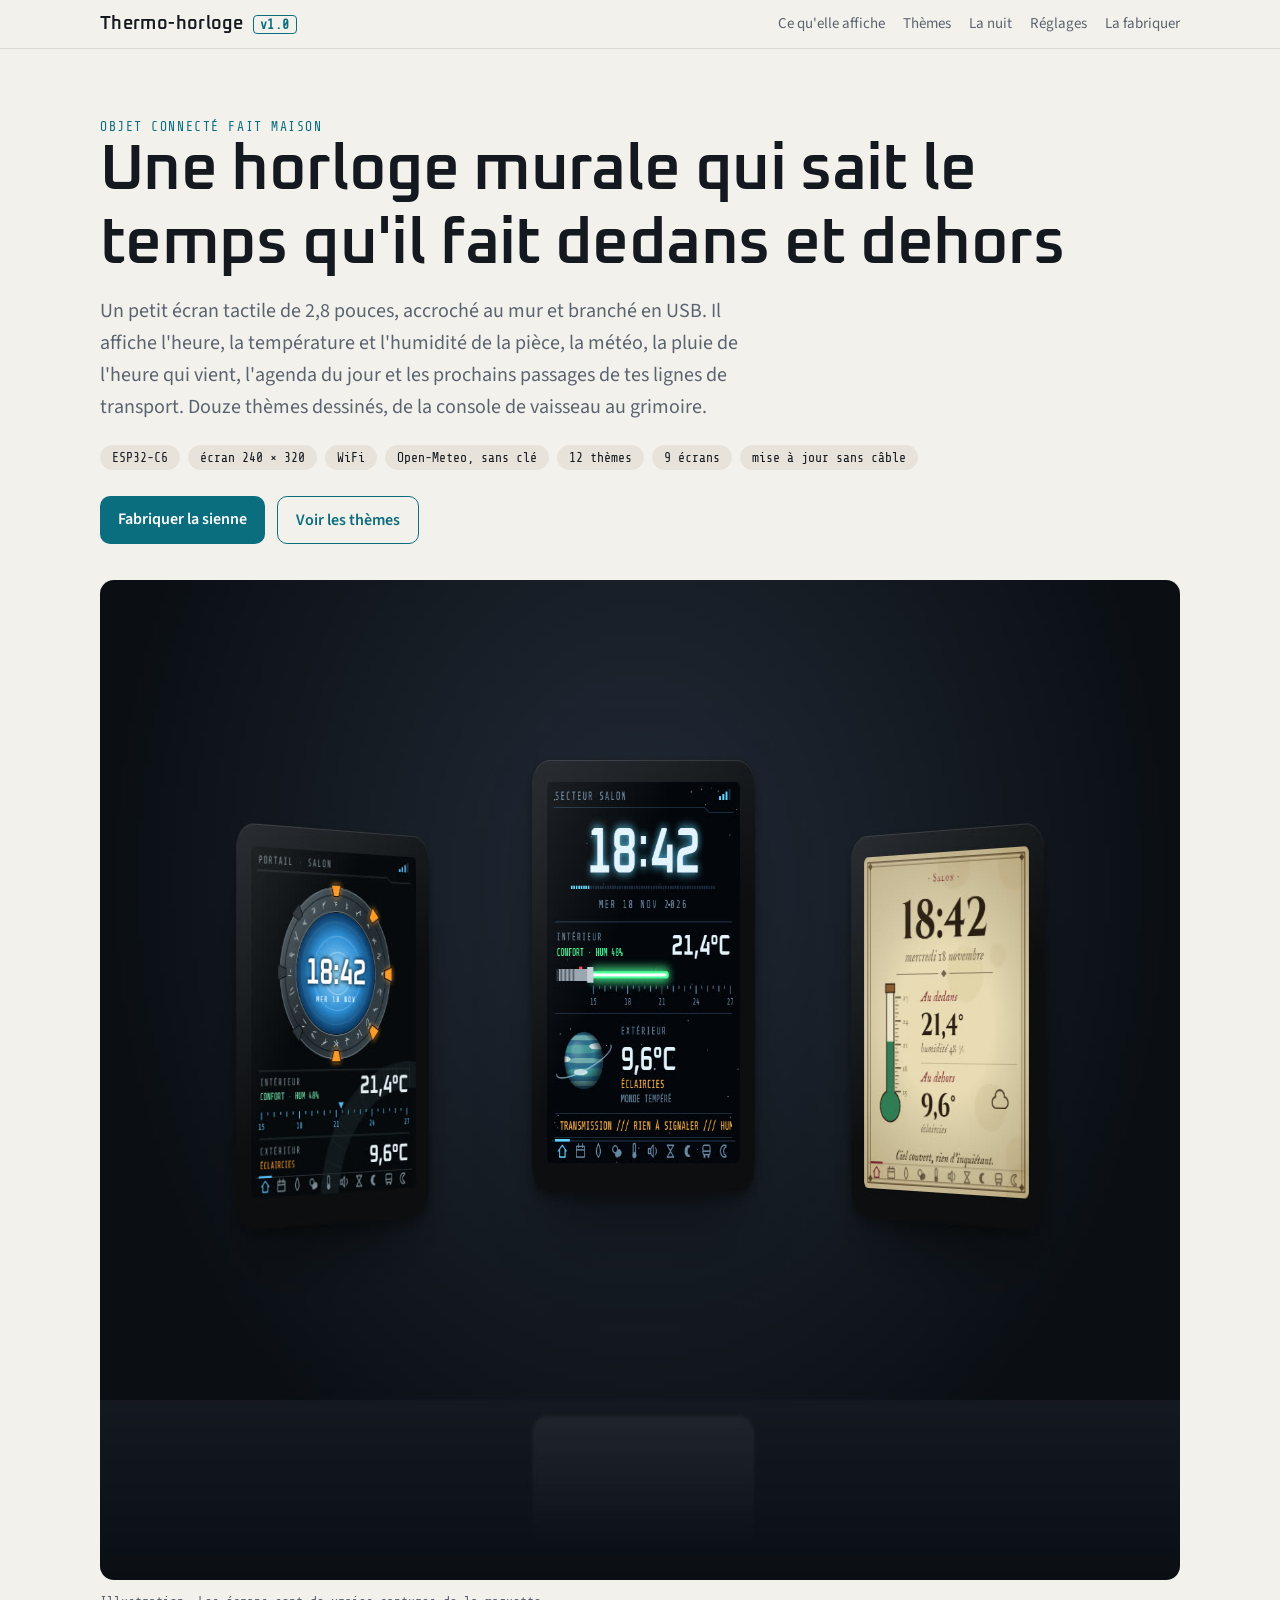
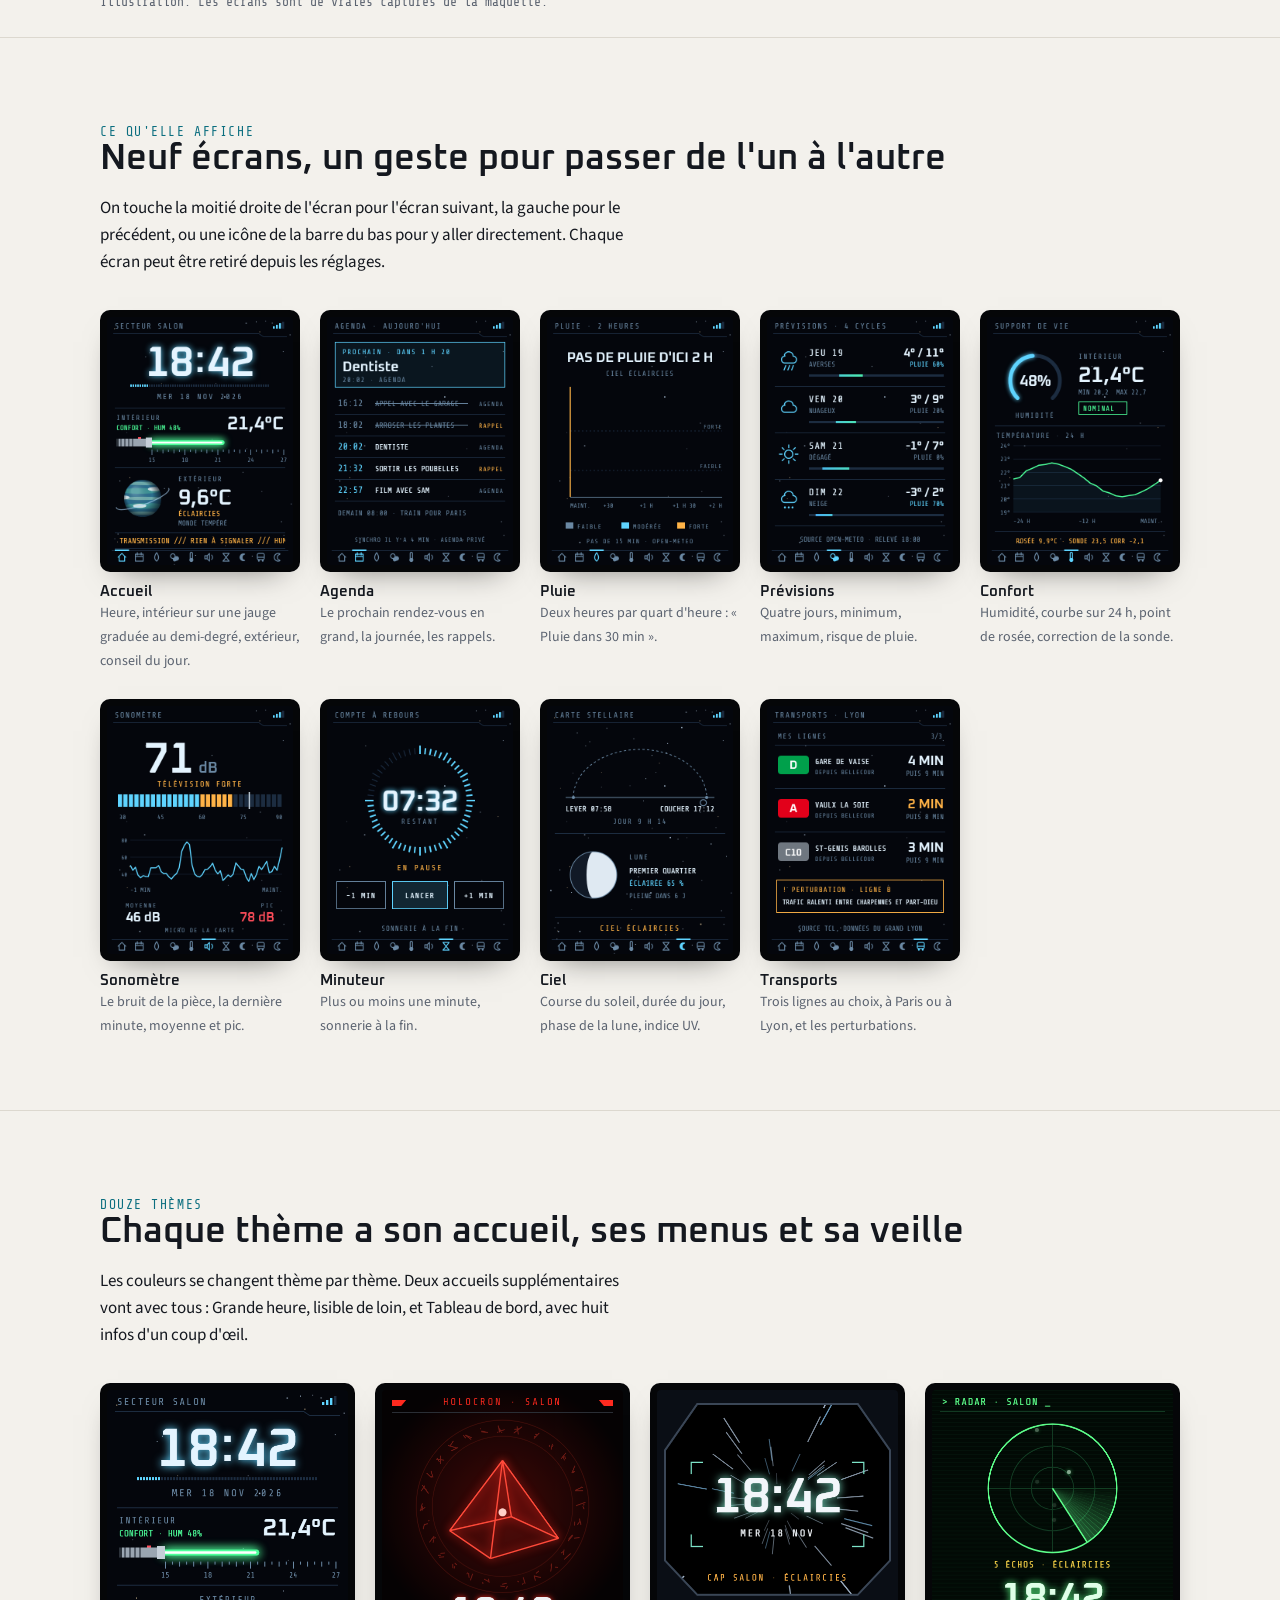
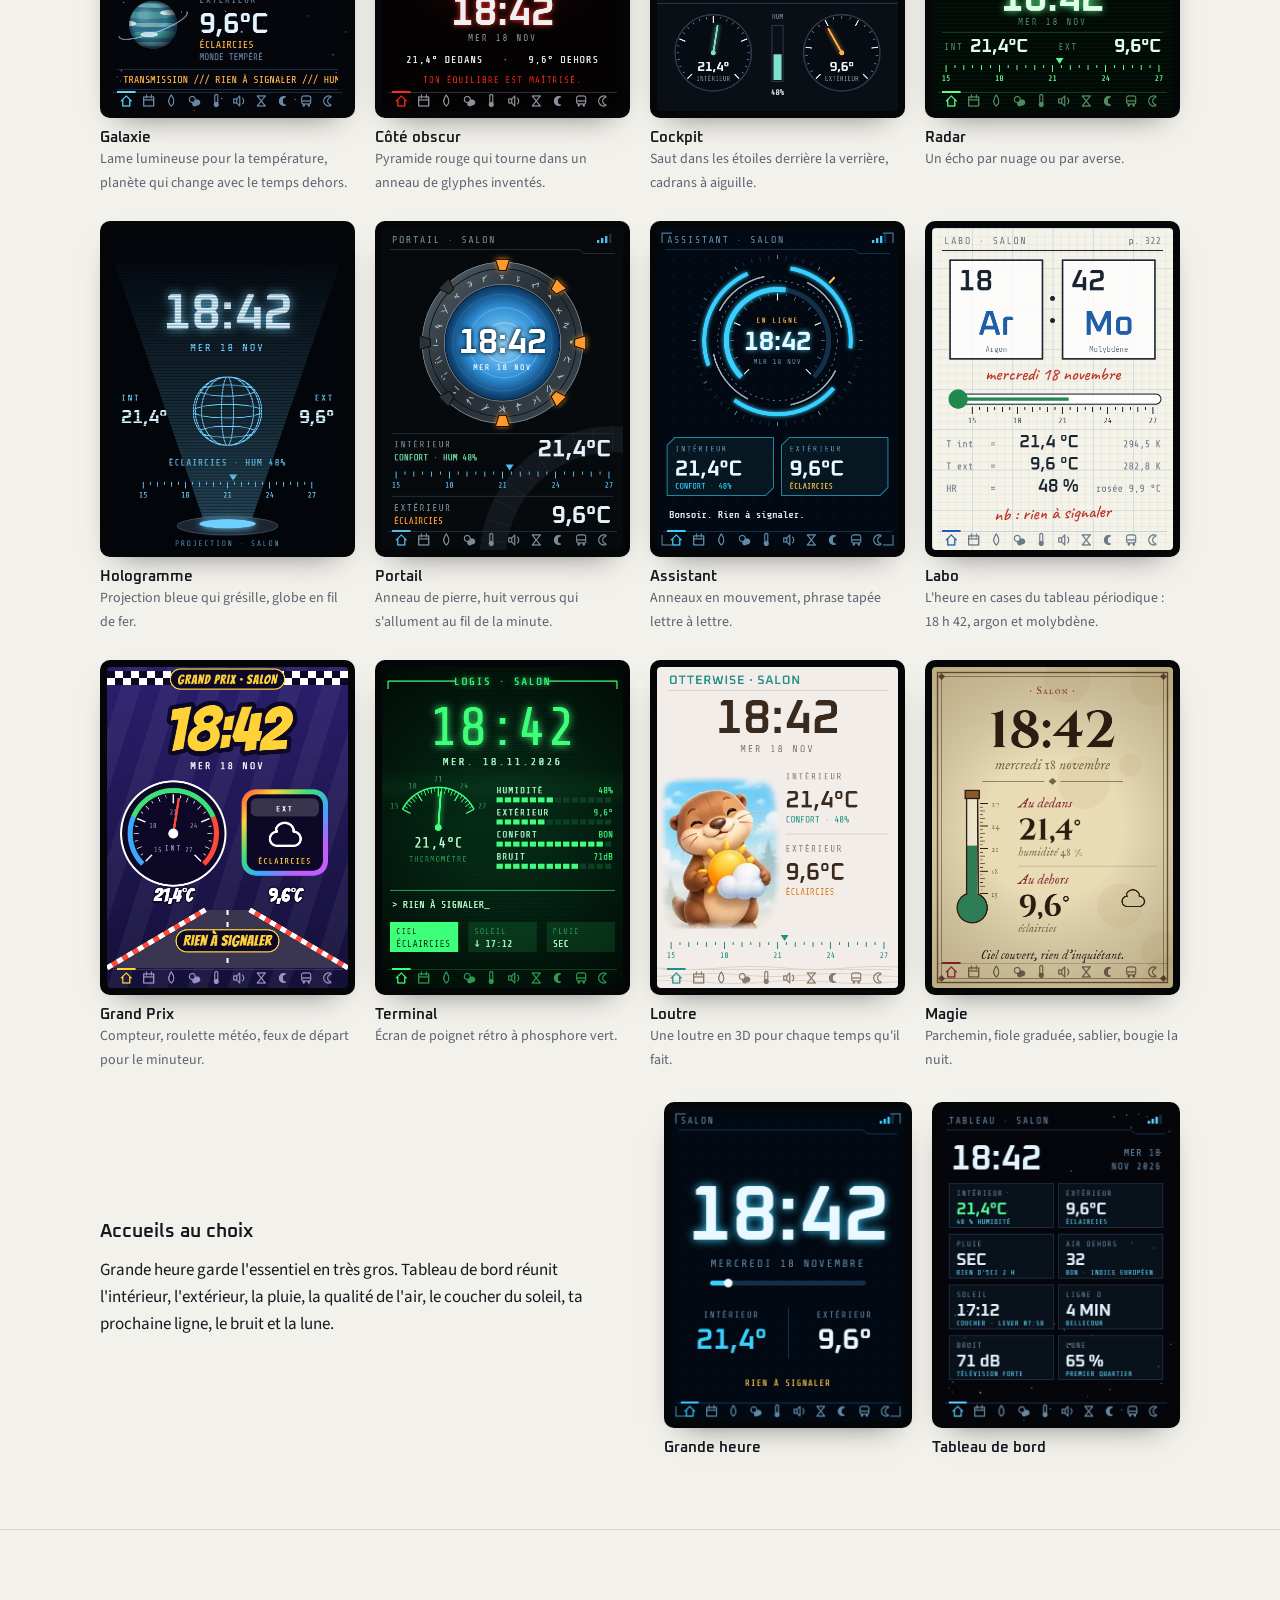
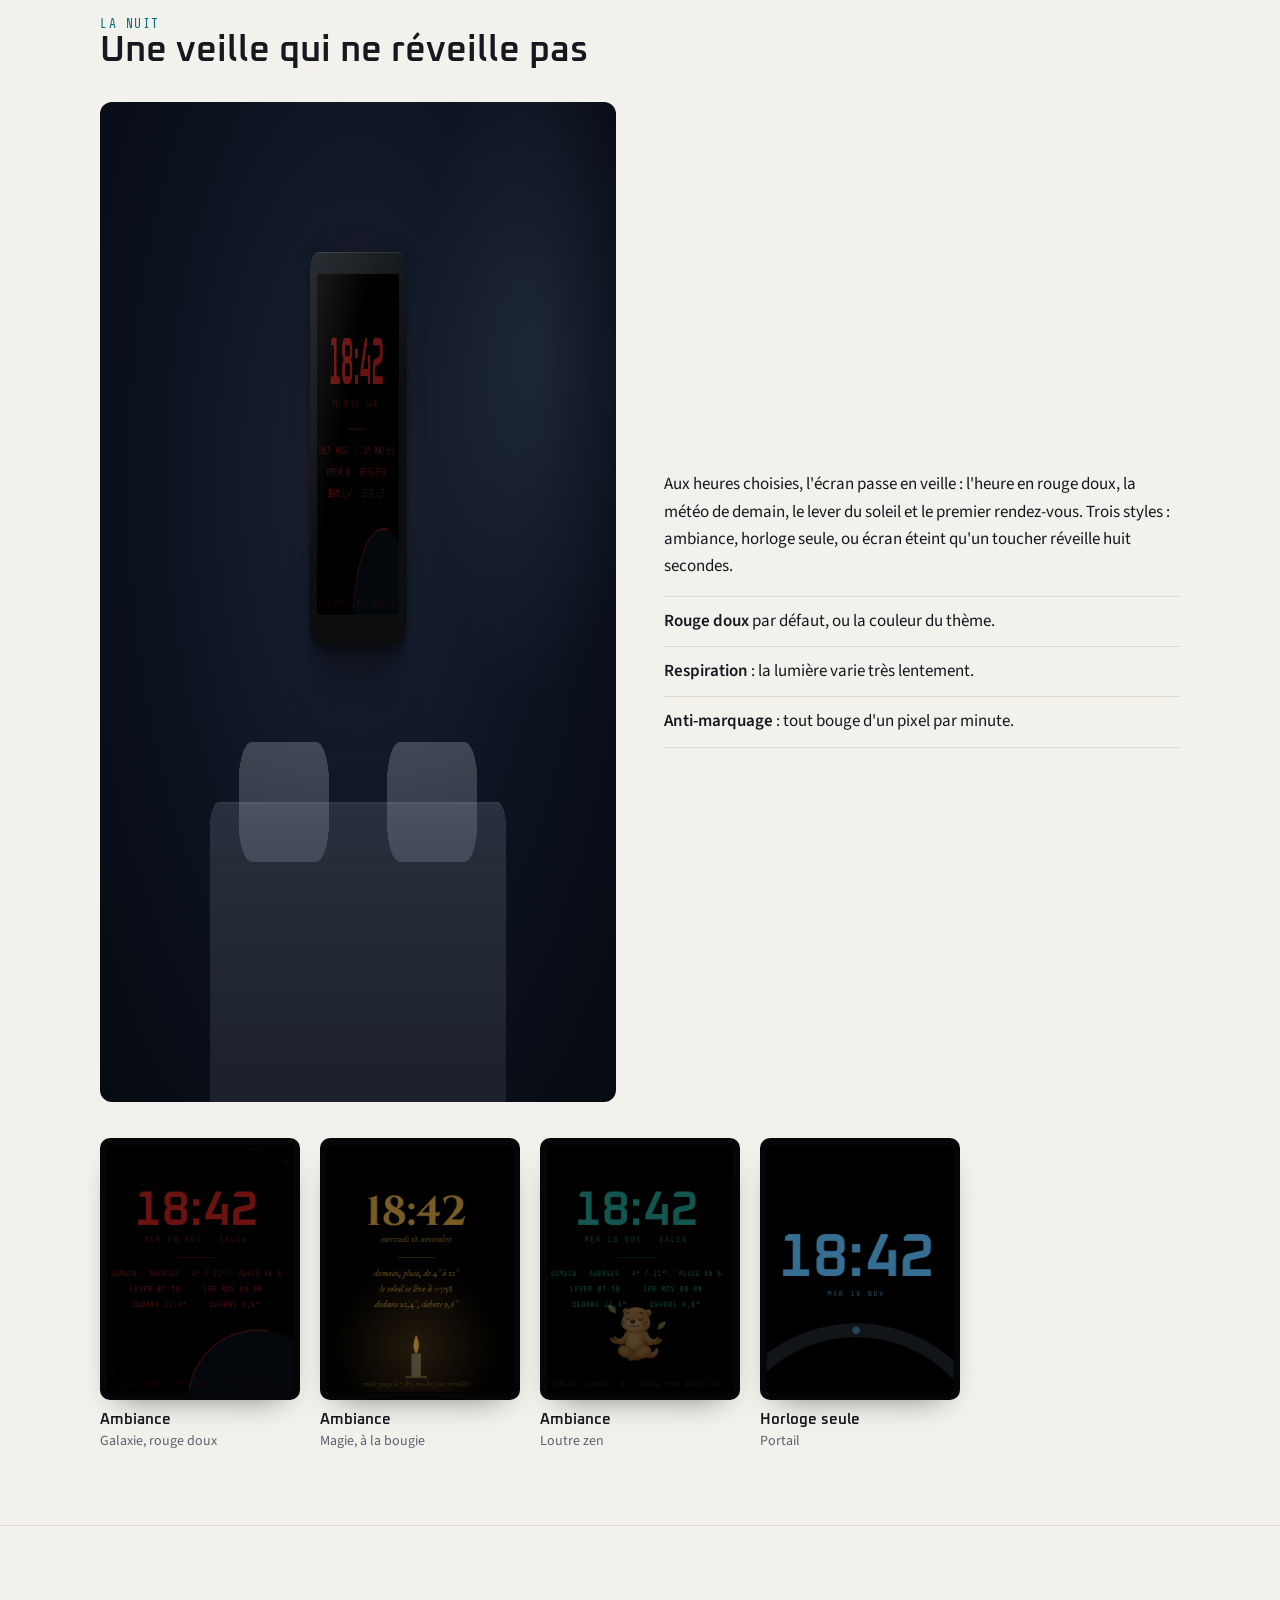
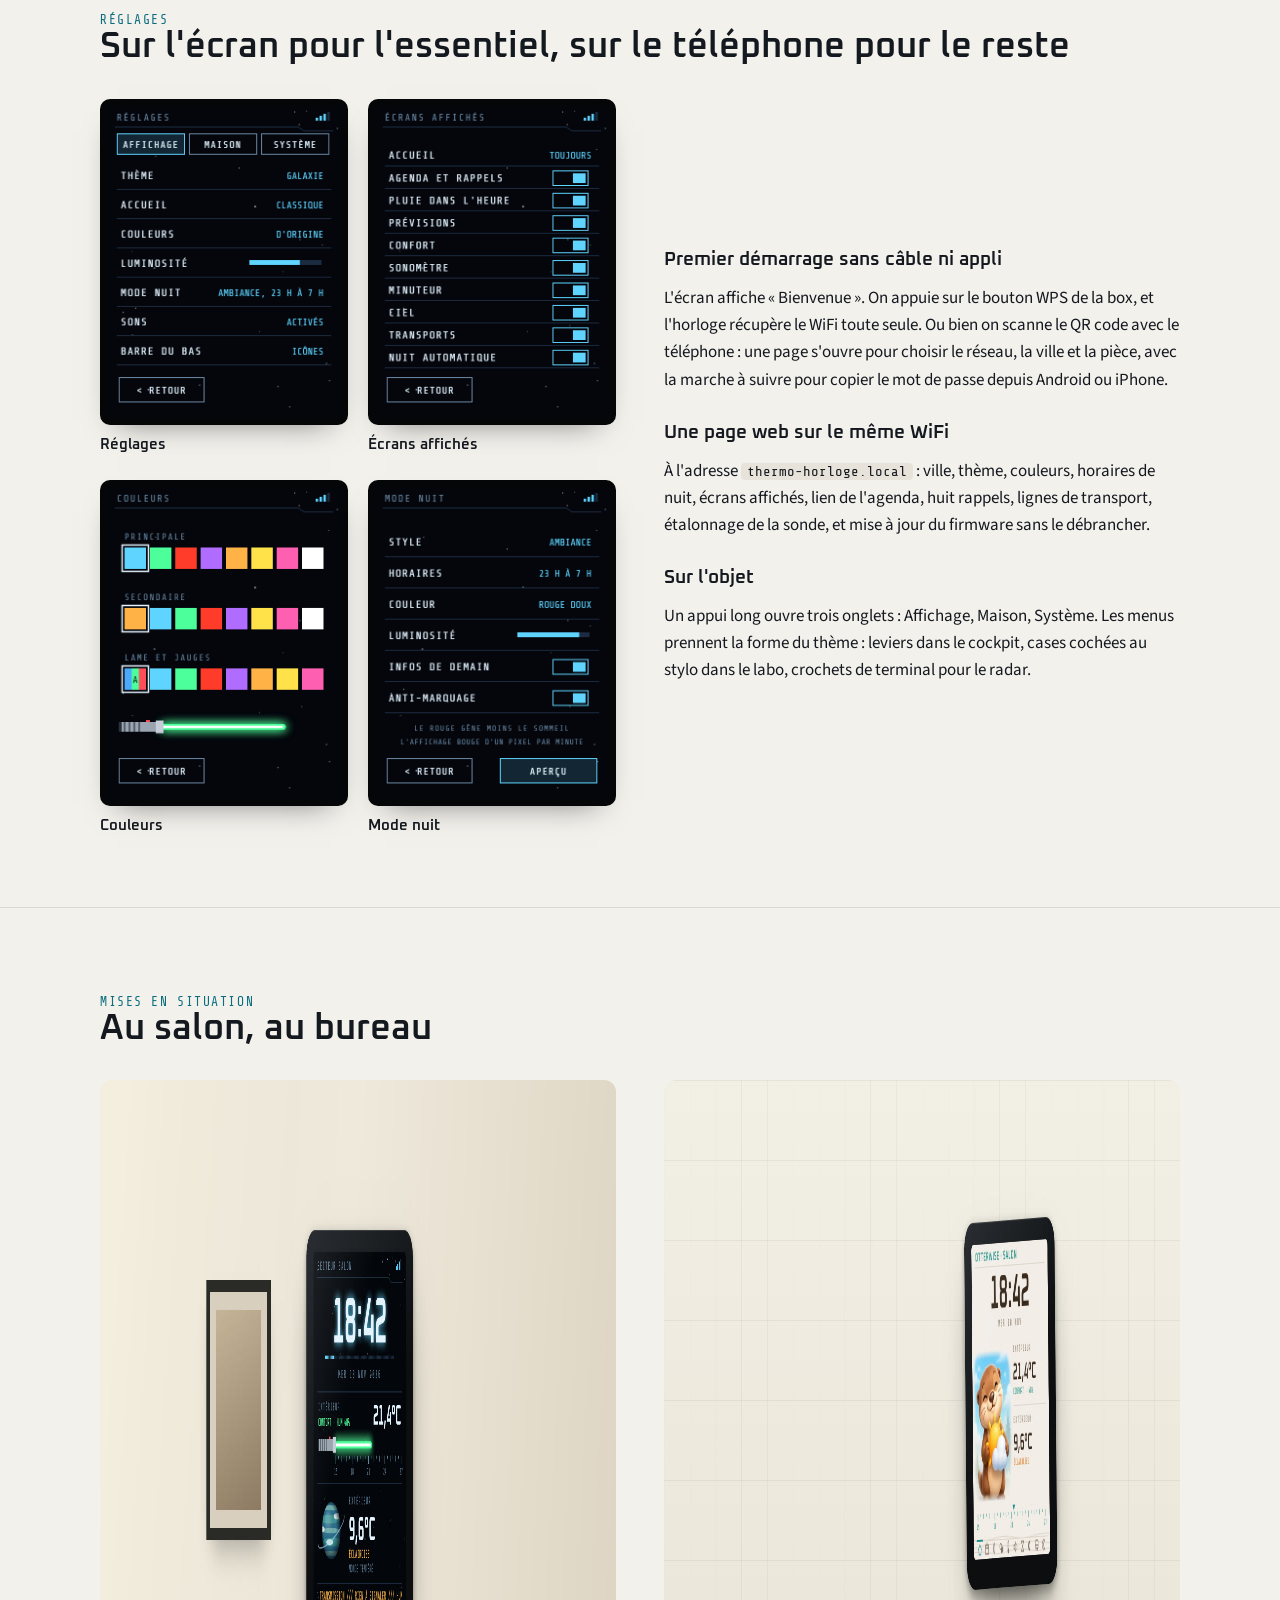
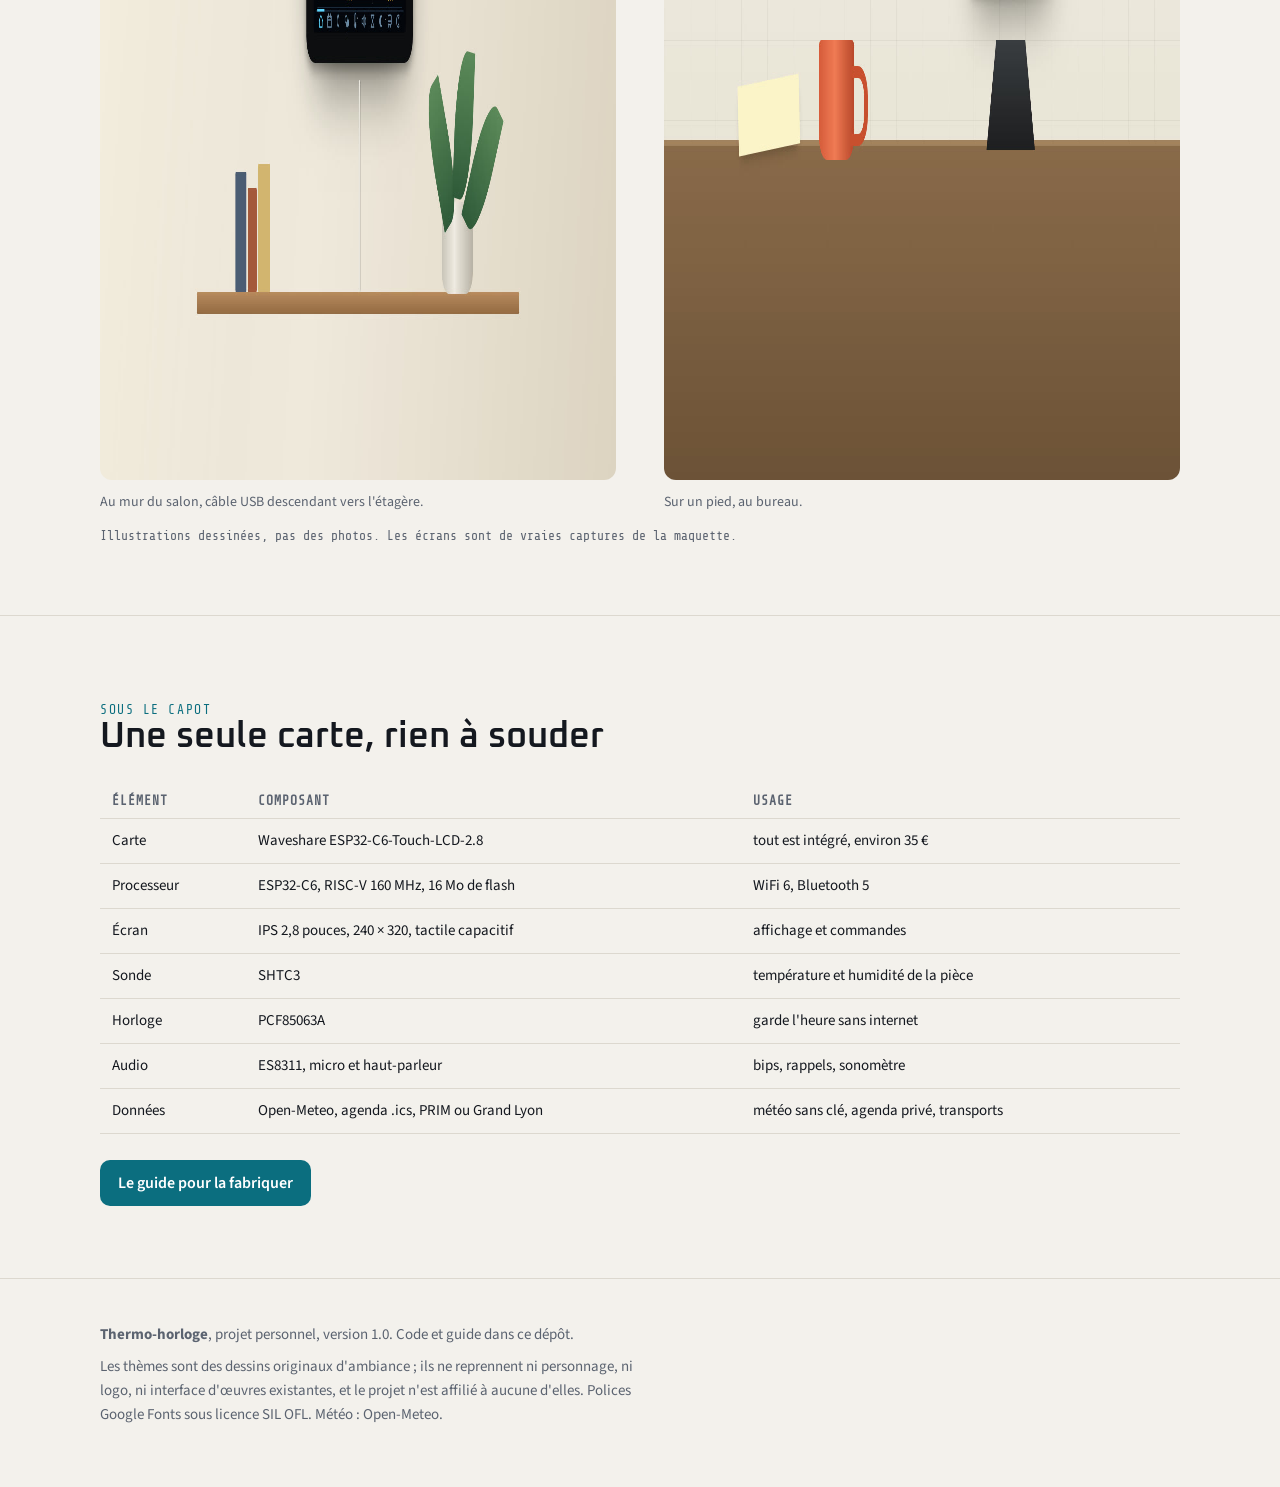
<file: docs/index.html>
<!doctype html>
<html lang="fr">
<head>
<meta charset="utf-8">
<meta name="viewport" content="width=device-width, initial-scale=1">
<title>Thermo-horloge</title>
<meta name="description" content="Horloge murale à écran tactile qui affiche la température de la pièce, la météo, l'agenda et les transports, avec douze thèmes dessinés. Projet libre à refaire chez soi.">
<link rel="preconnect" href="https://fonts.googleapis.com">
<link rel="stylesheet" href="https://fonts.googleapis.com/css2?family=Oxanium:wght@600&family=Source+Sans+3:wght@400;600&family=Share+Tech+Mono&display=swap">
<link rel="stylesheet" href="style.css">
</head>
<body>
<header class="top"><div class="wrap">
  <a class="brand" href="./">Thermo-horloge <b>v1.0</b></a>
  <nav aria-label="Sections">
    <a href="#ecran">Ce qu'elle affiche</a><a href="#themes">Thèmes</a><a href="#nuit">La nuit</a><a href="#reglages">Réglages</a><a href="fabriquer.html">La fabriquer</a>
  </nav>
</div></header>

<main>
<section class="hero"><div class="wrap">
  <p class="eyebrow">Objet connecté fait maison</p>
  <h1>Une horloge murale qui sait le temps qu'il fait dedans et dehors</h1>
  <p class="lede read">Un petit écran tactile de 2,8 pouces, accroché au mur et branché en USB. Il affiche l'heure, la température et l'humidité de la pièce, la météo, la pluie de l'heure qui vient, l'agenda du jour et les prochains passages de tes lignes de transport. Douze thèmes dessinés, de la console de vaisseau au grimoire.</p>
  <div class="facts"><span>ESP32-C6</span><span>écran 240 × 320</span><span>WiFi</span><span>Open-Meteo, sans clé</span><span>12 thèmes</span><span>9 écrans</span><span>mise à jour sans câble</span></div>
  <div class="cta"><a class="btn" href="fabriquer.html">Fabriquer la sienne</a><a class="btn alt" href="#themes">Voir les thèmes</a></div>
  <div class="hero-img"><img src="img/scene-trio.jpg" alt="Trois thermo-horloges posées côte à côte : thème Portail, thème Galaxie et thème Magie, toutes à 18 h 42" width="1600" height="1000"></div>
  <p class="caption">Illustration. Les écrans sont de vraies captures de la maquette.</p>
</div></section>

<section id="ecran"><div class="wrap">
  <p class="eyebrow">Ce qu'elle affiche</p>
  <h2>Neuf écrans, un geste pour passer de l'un à l'autre</h2>
  <p class="read">On touche la moitié droite de l'écran pour l'écran suivant, la gauche pour le précédent, ou une icône de la barre du bas pour y aller directement. Chaque écran peut être retiré depuis les réglages.</p>
  <div class="board">
    <figure><div class="screen"><img src="img/theme-galaxie.png" alt="Accueil du thème Galaxie" loading="lazy"></div><figcaption><b>Accueil</b><span>Heure, intérieur sur une jauge graduée au demi-degré, extérieur, conseil du jour.</span></figcaption></figure>
    <figure><div class="screen"><img src="img/ecran-agenda.png" alt="Écran agenda" loading="lazy"></div><figcaption><b>Agenda</b><span>Le prochain rendez-vous en grand, la journée, les rappels.</span></figcaption></figure>
    <figure><div class="screen"><img src="img/ecran-pluie.png" alt="Écran pluie" loading="lazy"></div><figcaption><b>Pluie</b><span>Deux heures par quart d'heure : « Pluie dans 30 min ».</span></figcaption></figure>
    <figure><div class="screen"><img src="img/ecran-previsions.png" alt="Écran prévisions" loading="lazy"></div><figcaption><b>Prévisions</b><span>Quatre jours, minimum, maximum, risque de pluie.</span></figcaption></figure>
    <figure><div class="screen"><img src="img/ecran-confort.png" alt="Écran confort" loading="lazy"></div><figcaption><b>Confort</b><span>Humidité, courbe sur 24 h, point de rosée, correction de la sonde.</span></figcaption></figure>
    <figure><div class="screen"><img src="img/ecran-sonometre.png" alt="Écran sonomètre" loading="lazy"></div><figcaption><b>Sonomètre</b><span>Le bruit de la pièce, la dernière minute, moyenne et pic.</span></figcaption></figure>
    <figure><div class="screen"><img src="img/ecran-minuteur.png" alt="Écran minuteur" loading="lazy"></div><figcaption><b>Minuteur</b><span>Plus ou moins une minute, sonnerie à la fin.</span></figcaption></figure>
    <figure><div class="screen"><img src="img/ecran-ciel.png" alt="Écran soleil et lune" loading="lazy"></div><figcaption><b>Ciel</b><span>Course du soleil, durée du jour, phase de la lune, indice UV.</span></figcaption></figure>
    <figure><div class="screen"><img src="img/ecran-transports.png" alt="Écran transports" loading="lazy"></div><figcaption><b>Transports</b><span>Trois lignes au choix, à Paris ou à Lyon, et les perturbations.</span></figcaption></figure>
  </div>
</div></section>

<section id="themes"><div class="wrap">
  <p class="eyebrow">Douze thèmes</p>
  <h2>Chaque thème a son accueil, ses menus et sa veille</h2>
  <p class="read">Les couleurs se changent thème par thème. Deux accueils supplémentaires vont avec tous : Grande heure, lisible de loin, et Tableau de bord, avec huit infos d'un coup d'œil.</p>
  <div class="board big">
    <figure><div class="screen"><img src="img/theme-galaxie.png" alt="Thème Galaxie" loading="lazy"></div><figcaption><b>Galaxie</b><span>Lame lumineuse pour la température, planète qui change avec le temps dehors.</span></figcaption></figure>
    <figure><div class="screen"><img src="img/theme-obscur.png" alt="Thème Côté obscur" loading="lazy"></div><figcaption><b>Côté obscur</b><span>Pyramide rouge qui tourne dans un anneau de glyphes inventés.</span></figcaption></figure>
    <figure><div class="screen"><img src="img/theme-cockpit.png" alt="Thème Cockpit" loading="lazy"></div><figcaption><b>Cockpit</b><span>Saut dans les étoiles derrière la verrière, cadrans à aiguille.</span></figcaption></figure>
    <figure><div class="screen"><img src="img/theme-radar.png" alt="Thème Radar" loading="lazy"></div><figcaption><b>Radar</b><span>Un écho par nuage ou par averse.</span></figcaption></figure>
    <figure><div class="screen"><img src="img/theme-holo.png" alt="Thème Hologramme" loading="lazy"></div><figcaption><b>Hologramme</b><span>Projection bleue qui grésille, globe en fil de fer.</span></figcaption></figure>
    <figure><div class="screen"><img src="img/theme-portail.png" alt="Thème Portail" loading="lazy"></div><figcaption><b>Portail</b><span>Anneau de pierre, huit verrous qui s'allument au fil de la minute.</span></figcaption></figure>
    <figure><div class="screen"><img src="img/theme-assistant.png" alt="Thème Assistant" loading="lazy"></div><figcaption><b>Assistant</b><span>Anneaux en mouvement, phrase tapée lettre à lettre.</span></figcaption></figure>
    <figure><div class="screen"><img src="img/theme-labo.png" alt="Thème Labo" loading="lazy"></div><figcaption><b>Labo</b><span>L'heure en cases du tableau périodique : 18 h 42, argon et molybdène.</span></figcaption></figure>
    <figure><div class="screen"><img src="img/theme-grandprix.png" alt="Thème Grand Prix" loading="lazy"></div><figcaption><b>Grand Prix</b><span>Compteur, roulette météo, feux de départ pour le minuteur.</span></figcaption></figure>
    <figure><div class="screen"><img src="img/theme-bracelet.png" alt="Thème Terminal" loading="lazy"></div><figcaption><b>Terminal</b><span>Écran de poignet rétro à phosphore vert.</span></figcaption></figure>
    <figure><div class="screen"><img src="img/theme-loutre.png" alt="Thème Loutre" loading="lazy"></div><figcaption><b>Loutre</b><span>Une loutre en 3D pour chaque temps qu'il fait.</span></figcaption></figure>
    <figure><div class="screen"><img src="img/theme-grimoire.png" alt="Thème Magie" loading="lazy"></div><figcaption><b>Magie</b><span>Parchemin, fiole graduée, sablier, bougie la nuit.</span></figcaption></figure>
  </div>
  <div class="split">
    <div class="read">
      <h3>Accueils au choix</h3>
      <p>Grande heure garde l'essentiel en très gros. Tableau de bord réunit l'intérieur, l'extérieur, la pluie, la qualité de l'air, le coucher du soleil, ta prochaine ligne, le bruit et la lune.</p>
    </div>
    <div class="board" style="margin-top:0">
      <figure><div class="screen"><img src="img/variante-grande.png" alt="Accueil Grande heure, thème Assistant" loading="lazy"></div><figcaption><b>Grande heure</b></figcaption></figure>
      <figure><div class="screen"><img src="img/variante-tableau.png" alt="Accueil Tableau de bord, thème Galaxie" loading="lazy"></div><figcaption><b>Tableau de bord</b></figcaption></figure>
    </div>
  </div>
</div></section>

<section id="nuit"><div class="wrap">
  <p class="eyebrow">La nuit</p>
  <h2>Une veille qui ne réveille pas</h2>
  <div class="split">
    <img class="photo" src="img/scene-chambre.jpg" alt="Chambre dans le noir, l'horloge affiche l'heure en rouge sombre au-dessus du lit" loading="lazy" width="1600" height="1000">
    <div class="read">
      <p>Aux heures choisies, l'écran passe en veille : l'heure en rouge doux, la météo de demain, le lever du soleil et le premier rendez-vous. Trois styles : ambiance, horloge seule, ou écran éteint qu'un toucher réveille huit secondes.</p>
      <ul class="list">
        <li><b>Rouge doux</b> par défaut, ou la couleur du thème.</li>
        <li><b>Respiration</b> : la lumière varie très lentement.</li>
        <li><b>Anti-marquage</b> : tout bouge d'un pixel par minute.</li>
      </ul>
    </div>
  </div>
  <div class="board" style="margin-top:36px">
    <figure><div class="screen"><img src="img/nuit-galaxie.png" alt="Veille Galaxie en rouge" loading="lazy"></div><figcaption><b>Ambiance</b><span>Galaxie, rouge doux</span></figcaption></figure>
    <figure><div class="screen"><img src="img/nuit-grimoire.png" alt="Veille Magie à la bougie" loading="lazy"></div><figcaption><b>Ambiance</b><span>Magie, à la bougie</span></figcaption></figure>
    <figure><div class="screen"><img src="img/nuit-loutre.png" alt="Veille Loutre" loading="lazy"></div><figcaption><b>Ambiance</b><span>Loutre zen</span></figcaption></figure>
    <figure><div class="screen"><img src="img/nuit-horloge.png" alt="Veille horloge seule" loading="lazy"></div><figcaption><b>Horloge seule</b><span>Portail</span></figcaption></figure>
  </div>
</div></section>

<section id="reglages"><div class="wrap">
  <p class="eyebrow">Réglages</p>
  <h2>Sur l'écran pour l'essentiel, sur le téléphone pour le reste</h2>
  <div class="split rev">
    <div class="read">
      <h3>Premier démarrage sans câble ni appli</h3>
      <p>L'écran affiche « Bienvenue ». On appuie sur le bouton WPS de la box, et l'horloge récupère le WiFi toute seule. Ou bien on scanne le QR code avec le téléphone : une page s'ouvre pour choisir le réseau, la ville et la pièce, avec la marche à suivre pour copier le mot de passe depuis Android ou iPhone.</p>
      <h3 style="margin-top:28px">Une page web sur le même WiFi</h3>
      <p>À l'adresse <code>thermo-horloge.local</code> : ville, thème, couleurs, horaires de nuit, écrans affichés, lien de l'agenda, huit rappels, lignes de transport, étalonnage de la sonde, et mise à jour du firmware sans le débrancher.</p>
      <h3 style="margin-top:28px">Sur l'objet</h3>
      <p>Un appui long ouvre trois onglets : Affichage, Maison, Système. Les menus prennent la forme du thème : leviers dans le cockpit, cases cochées au stylo dans le labo, crochets de terminal pour le radar.</p>
    </div>
    <div class="board" style="margin-top:0">
      <figure><div class="screen"><img src="img/ecran-reglages.png" alt="Réglages, onglet Affichage" loading="lazy"></div><figcaption><b>Réglages</b></figcaption></figure>
      <figure><div class="screen"><img src="img/ecran-ecrans.png" alt="Choix des écrans affichés" loading="lazy"></div><figcaption><b>Écrans affichés</b></figcaption></figure>
      <figure><div class="screen"><img src="img/ecran-couleurs.png" alt="Choix des couleurs" loading="lazy"></div><figcaption><b>Couleurs</b></figcaption></figure>
      <figure><div class="screen"><img src="img/ecran-nuitreglage.png" alt="Réglage du mode nuit" loading="lazy"></div><figcaption><b>Mode nuit</b></figcaption></figure>
    </div>
  </div>
</div></section>

<section id="situations"><div class="wrap">
  <p class="eyebrow">Mises en situation</p>
  <h2>Au salon, au bureau</h2>
  <div class="split">
    <figure><img class="photo" src="img/scene-salon.jpg" alt="Salon : l'horloge au thème Galaxie accrochée au mur au-dessus d'une étagère" loading="lazy" width="1600" height="1000"><figcaption><span>Au mur du salon, câble USB descendant vers l'étagère.</span></figcaption></figure>
    <figure><img class="photo" src="img/scene-bureau.jpg" alt="Bureau : l'horloge au thème Loutre posée sur un pied à côté d'une tasse" loading="lazy" width="1600" height="1000"><figcaption><span>Sur un pied, au bureau.</span></figcaption></figure>
  </div>
  <p class="caption">Illustrations dessinées, pas des photos. Les écrans sont de vraies captures de la maquette.</p>
</div></section>

<section id="materiel"><div class="wrap">
  <p class="eyebrow">Sous le capot</p>
  <h2>Une seule carte, rien à souder</h2>
  <div class="tablewrap"><table>
    <thead><tr><th>Élément</th><th>Composant</th><th>Usage</th></tr></thead>
    <tbody>
      <tr><td>Carte</td><td>Waveshare ESP32-C6-Touch-LCD-2.8</td><td>tout est intégré, environ 35 €</td></tr>
      <tr><td>Processeur</td><td>ESP32-C6, RISC-V 160 MHz, 16 Mo de flash</td><td>WiFi 6, Bluetooth 5</td></tr>
      <tr><td>Écran</td><td>IPS 2,8 pouces, 240 × 320, tactile capacitif</td><td>affichage et commandes</td></tr>
      <tr><td>Sonde</td><td>SHTC3</td><td>température et humidité de la pièce</td></tr>
      <tr><td>Horloge</td><td>PCF85063A</td><td>garde l'heure sans internet</td></tr>
      <tr><td>Audio</td><td>ES8311, micro et haut-parleur</td><td>bips, rappels, sonomètre</td></tr>
      <tr><td>Données</td><td>Open-Meteo, agenda .ics, PRIM ou Grand Lyon</td><td>météo sans clé, agenda privé, transports</td></tr>
    </tbody>
  </table></div>
  <div class="cta"><a class="btn" href="fabriquer.html">Le guide pour la fabriquer</a></div>
</div></section>
</main>

<footer><div class="wrap">
  <p><b>Thermo-horloge</b>, projet personnel, version 1.0. Code et guide dans ce dépôt.</p>
  <p>Les thèmes sont des dessins originaux d'ambiance ; ils ne reprennent ni personnage, ni logo, ni interface d'œuvres existantes, et le projet n'est affilié à aucune d'elles. Polices Google Fonts sous licence SIL OFL. Météo : Open-Meteo.</p>
</div></footer>
</body>
</html>
</file>
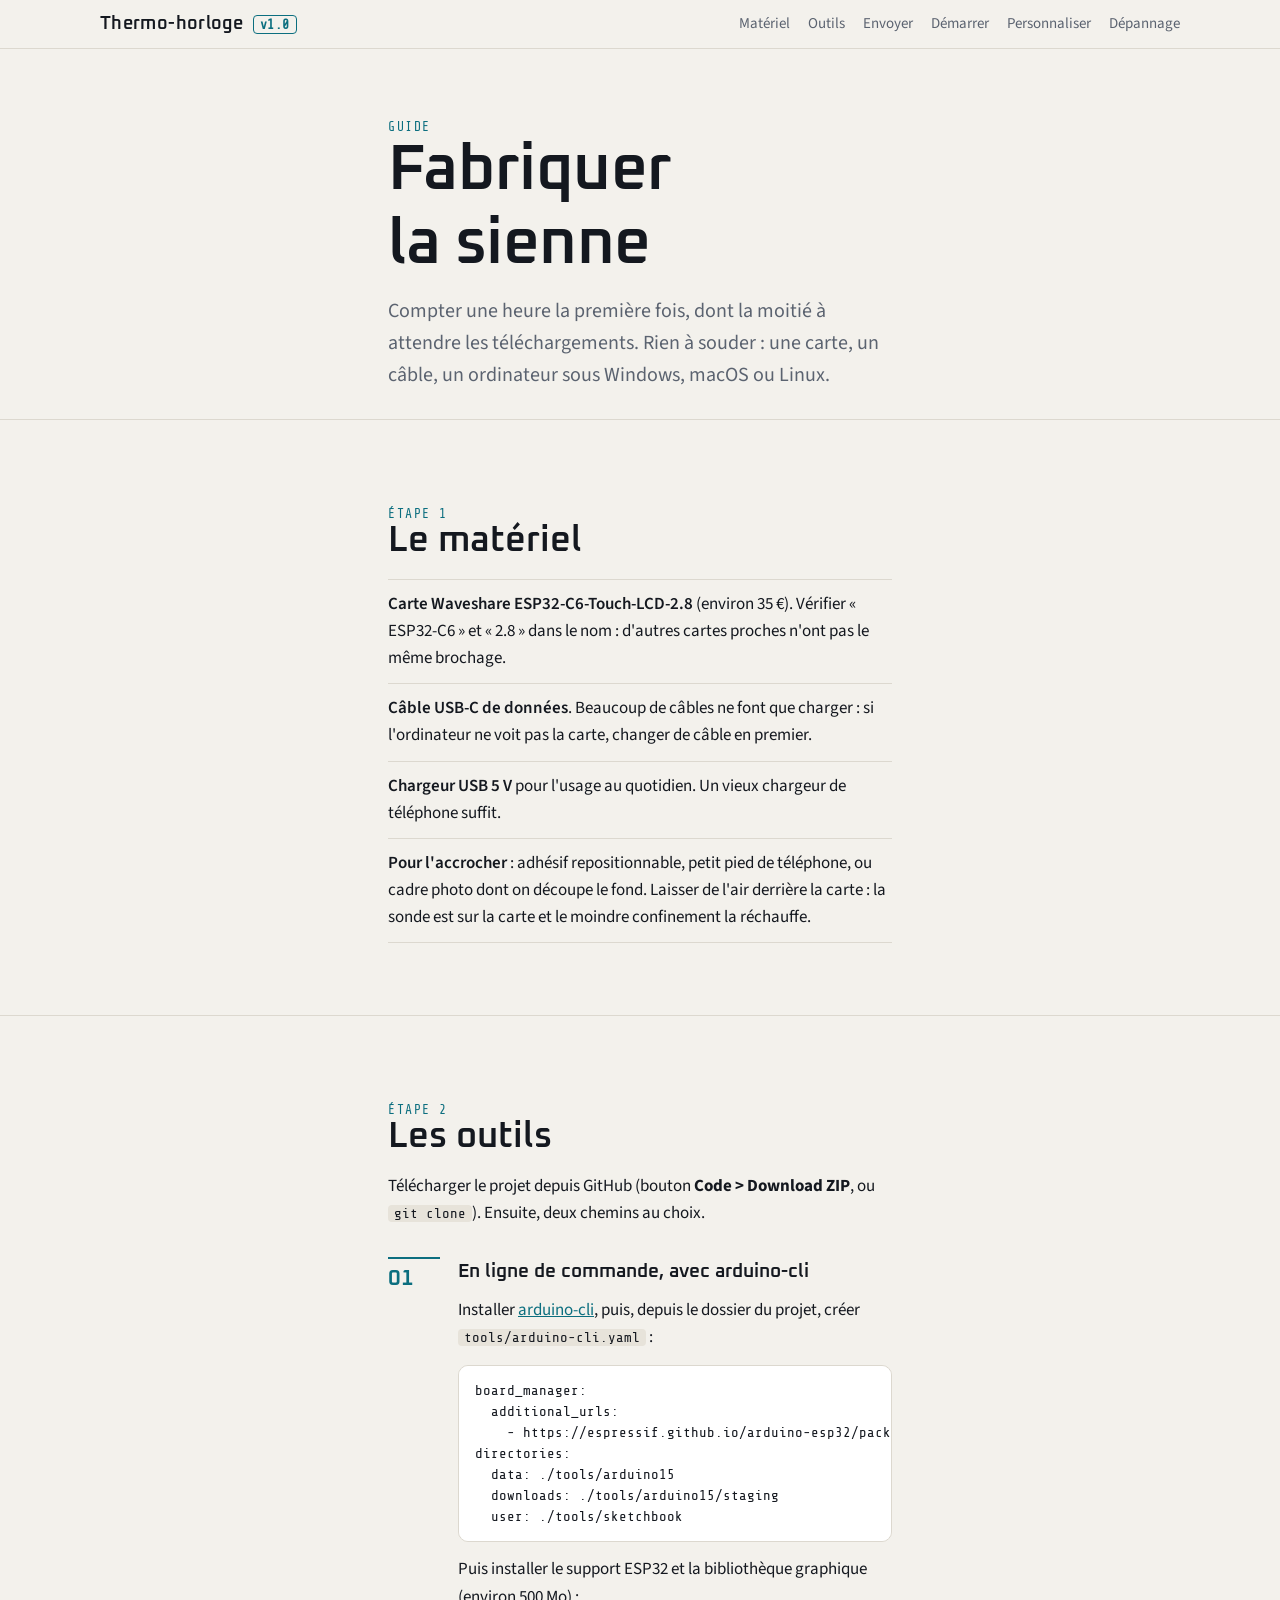
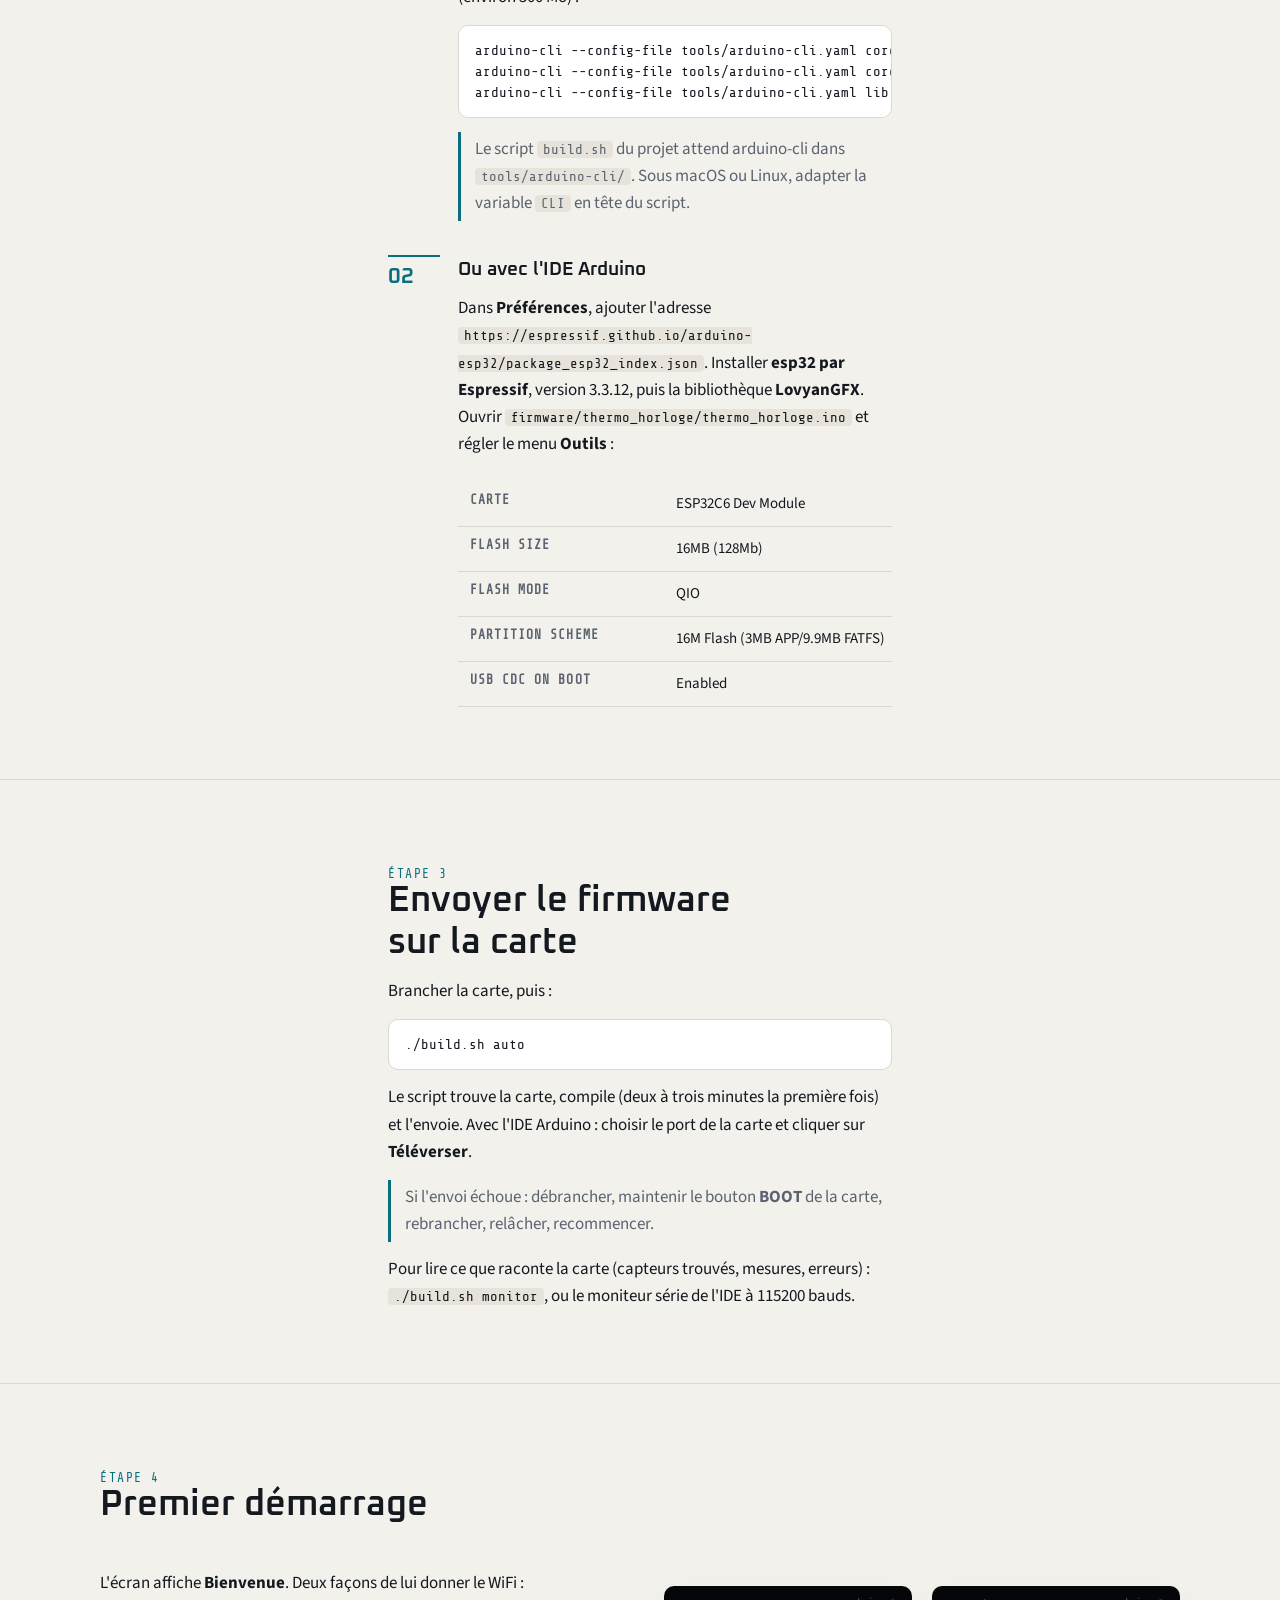
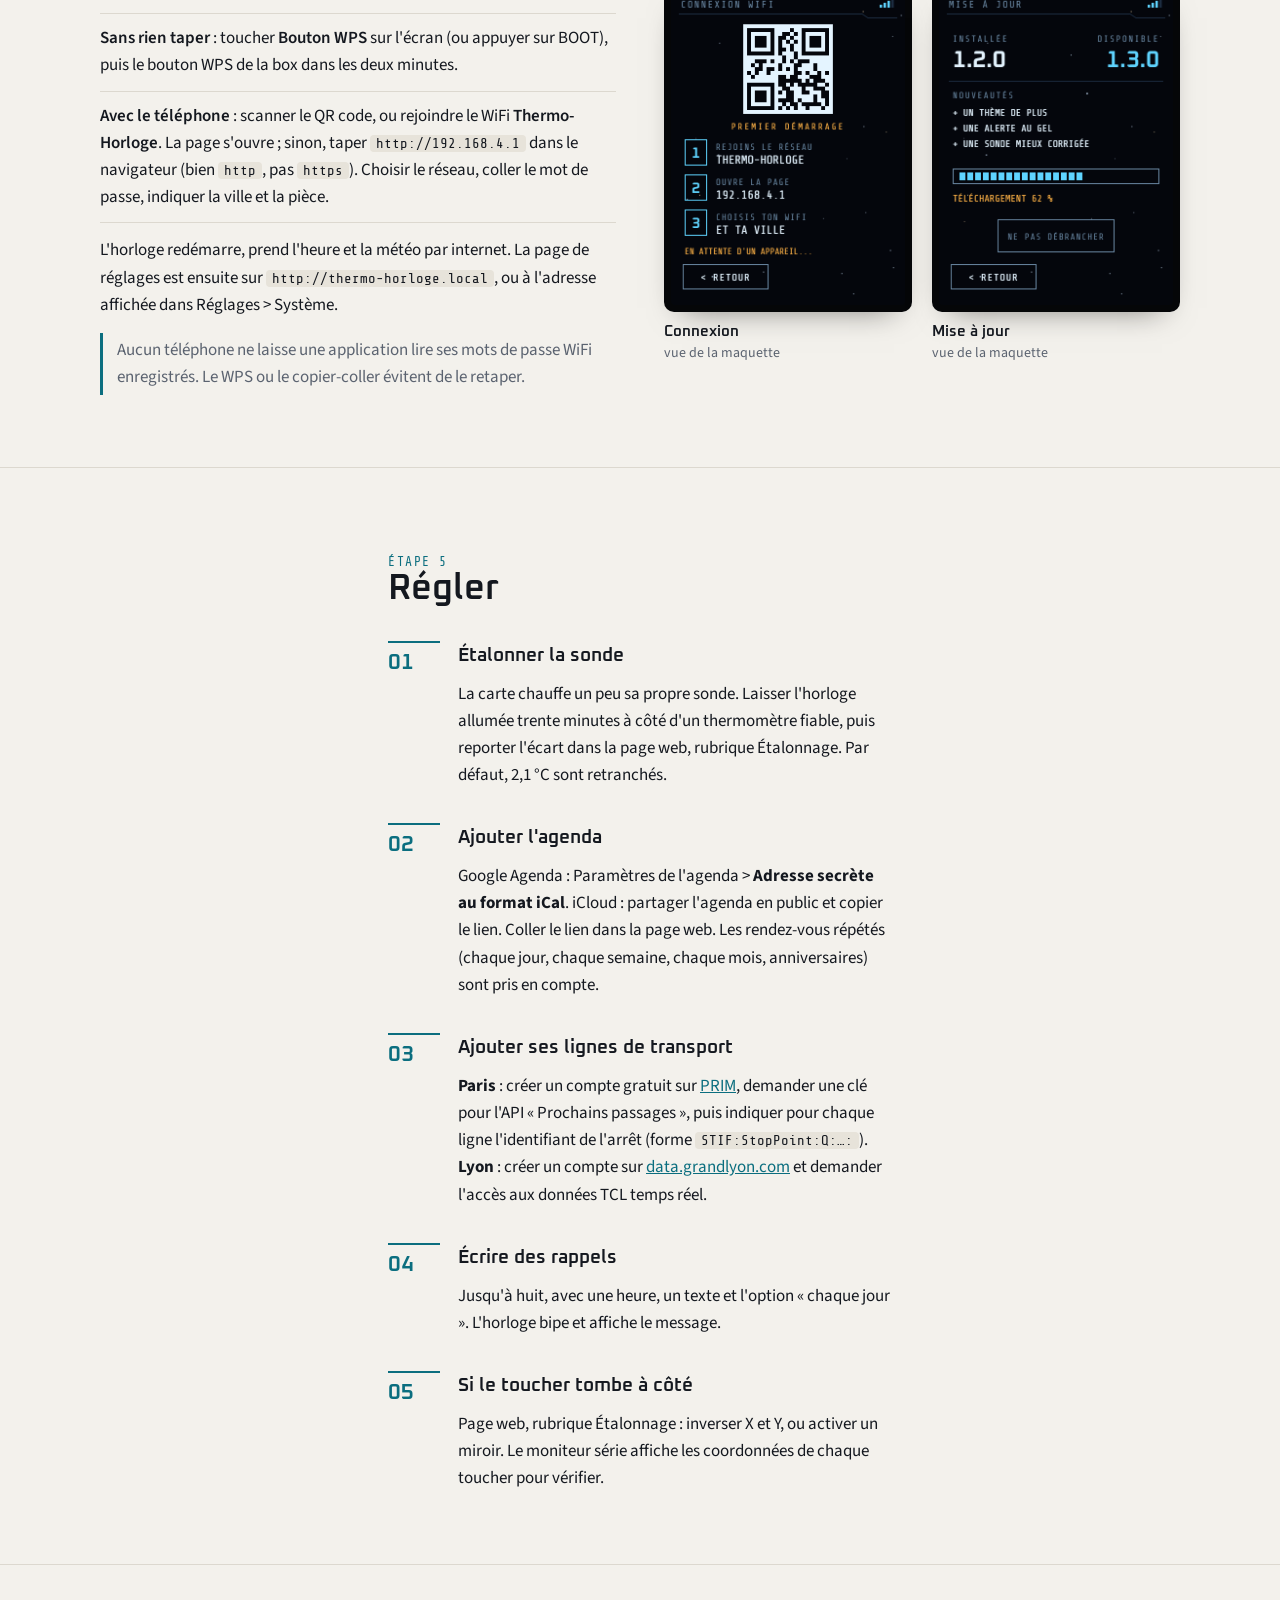
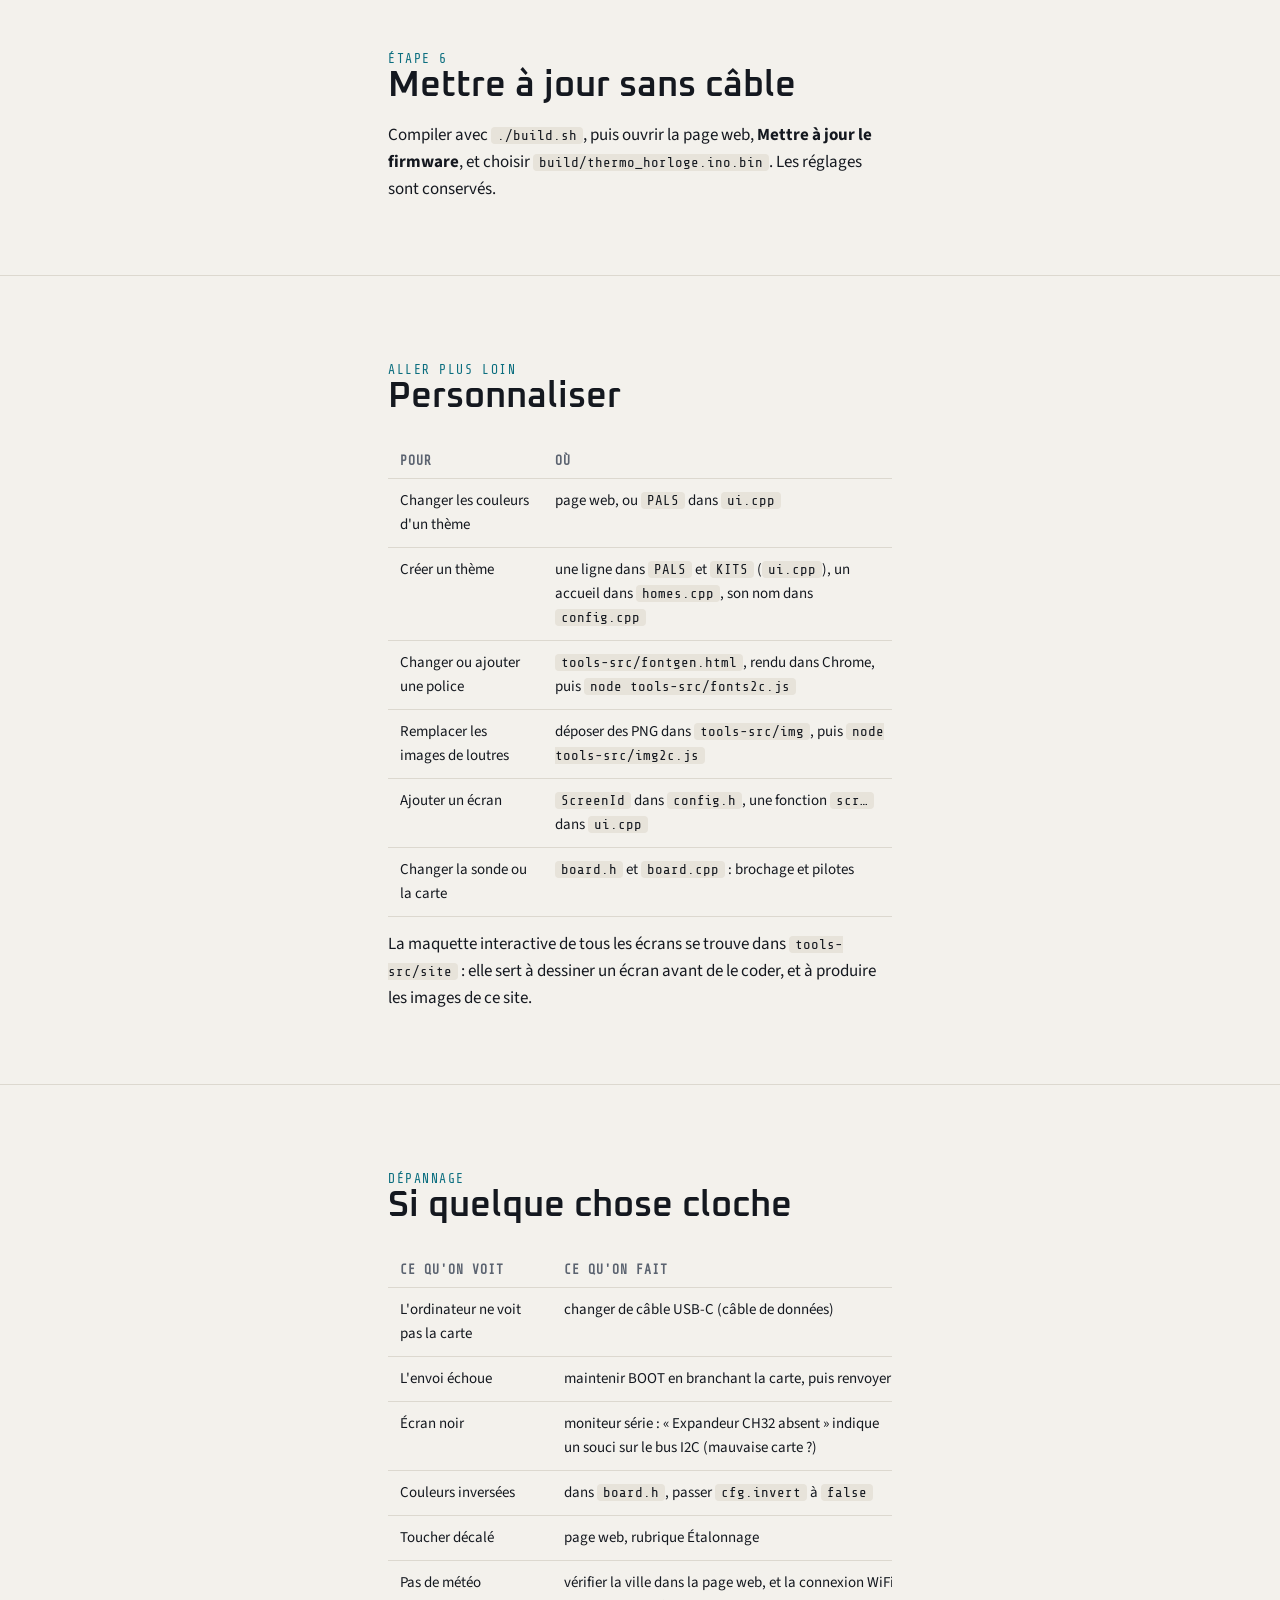
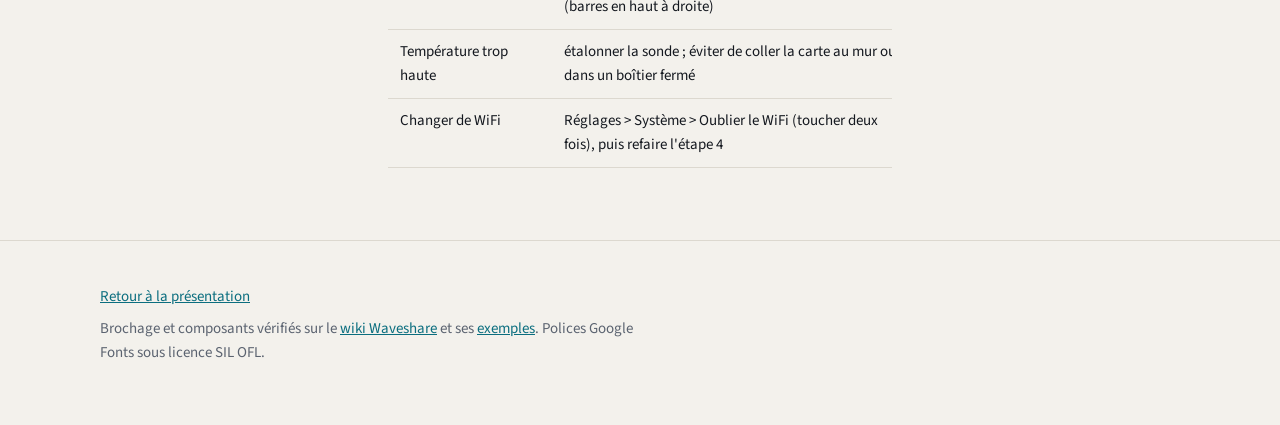
<file: docs/fabriquer.html>
<!doctype html>
<html lang="fr">
<head>
<meta charset="utf-8">
<meta name="viewport" content="width=device-width, initial-scale=1">
<title>Fabriquer la thermo-horloge</title>
<meta name="description" content="Guide pas à pas pour refaire la thermo-horloge : matériel, outils, envoi du firmware, premier démarrage, réglages, personnalisation et dépannage.">
<link rel="preconnect" href="https://fonts.googleapis.com">
<link rel="stylesheet" href="https://fonts.googleapis.com/css2?family=Oxanium:wght@600&family=Source+Sans+3:wght@400;600&family=Share+Tech+Mono&display=swap">
<link rel="stylesheet" href="style.css">
</head>
<body>
<header class="top"><div class="wrap">
  <a class="brand" href="./">Thermo-horloge <b>v1.0</b></a>
  <nav aria-label="Étapes">
    <a href="#materiel">Matériel</a><a href="#outils">Outils</a><a href="#envoyer">Envoyer</a><a href="#demarrer">Démarrer</a><a href="#perso">Personnaliser</a><a href="#depannage">Dépannage</a>
  </nav>
</div></header>

<main>
<section class="hero"><div class="wrap read">
  <p class="eyebrow">Guide</p>
  <h1>Fabriquer la sienne</h1>
  <p class="lede">Compter une heure la première fois, dont la moitié à attendre les téléchargements. Rien à souder : une carte, un câble, un ordinateur sous Windows, macOS ou Linux.</p>
</div></section>

<section id="materiel"><div class="wrap read">
  <p class="eyebrow">Étape 1</p>
  <h2>Le matériel</h2>
  <ul class="list">
    <li><b>Carte Waveshare ESP32-C6-Touch-LCD-2.8</b> (environ 35 €). Vérifier « ESP32-C6 » et « 2.8 » dans le nom : d'autres cartes proches n'ont pas le même brochage.</li>
    <li><b>Câble USB-C de données</b>. Beaucoup de câbles ne font que charger : si l'ordinateur ne voit pas la carte, changer de câble en premier.</li>
    <li><b>Chargeur USB 5 V</b> pour l'usage au quotidien. Un vieux chargeur de téléphone suffit.</li>
    <li><b>Pour l'accrocher</b> : adhésif repositionnable, petit pied de téléphone, ou cadre photo dont on découpe le fond. Laisser de l'air derrière la carte : la sonde est sur la carte et le moindre confinement la réchauffe.</li>
  </ul>
</div></section>

<section id="outils"><div class="wrap read">
  <p class="eyebrow">Étape 2</p>
  <h2>Les outils</h2>
  <p>Télécharger le projet depuis GitHub (bouton <b>Code &gt; Download ZIP</b>, ou <code>git clone</code>). Ensuite, deux chemins au choix.</p>
  <ol class="steps">
    <li><div>
      <h3>En ligne de commande, avec arduino-cli</h3>
      <p>Installer <a href="https://arduino.github.io/arduino-cli/latest/installation/">arduino-cli</a>, puis, depuis le dossier du projet, créer <code>tools/arduino-cli.yaml</code> :</p>
<pre>board_manager:
  additional_urls:
    - https://espressif.github.io/arduino-esp32/package_esp32_index.json
directories:
  data: ./tools/arduino15
  downloads: ./tools/arduino15/staging
  user: ./tools/sketchbook</pre>
      <p>Puis installer le support ESP32 et la bibliothèque graphique (environ 500 Mo) :</p>
<pre>arduino-cli --config-file tools/arduino-cli.yaml core update-index
arduino-cli --config-file tools/arduino-cli.yaml core install esp32:esp32@3.3.12
arduino-cli --config-file tools/arduino-cli.yaml lib install LovyanGFX@1.3.0</pre>
      <p class="note">Le script <code>build.sh</code> du projet attend arduino-cli dans <code>tools/arduino-cli/</code>. Sous macOS ou Linux, adapter la variable <code>CLI</code> en tête du script.</p>
    </div></li>
    <li><div>
      <h3>Ou avec l'IDE Arduino</h3>
      <p>Dans <b>Préférences</b>, ajouter l'adresse <code>https://espressif.github.io/arduino-esp32/package_esp32_index.json</code>. Installer <b>esp32 par Espressif</b>, version 3.3.12, puis la bibliothèque <b>LovyanGFX</b>. Ouvrir <code>firmware/thermo_horloge/thermo_horloge.ino</code> et régler le menu <b>Outils</b> :</p>
      <div class="tablewrap"><table>
        <tbody>
          <tr><th>Carte</th><td>ESP32C6 Dev Module</td></tr>
          <tr><th>Flash Size</th><td>16MB (128Mb)</td></tr>
          <tr><th>Flash Mode</th><td>QIO</td></tr>
          <tr><th>Partition Scheme</th><td>16M Flash (3MB APP/9.9MB FATFS)</td></tr>
          <tr><th>USB CDC On Boot</th><td>Enabled</td></tr>
        </tbody>
      </table></div>
    </div></li>
  </ol>
</div></section>

<section id="envoyer"><div class="wrap read">
  <p class="eyebrow">Étape 3</p>
  <h2>Envoyer le firmware sur la carte</h2>
  <p>Brancher la carte, puis :</p>
<pre>./build.sh auto</pre>
  <p>Le script trouve la carte, compile (deux à trois minutes la première fois) et l'envoie. Avec l'IDE Arduino : choisir le port de la carte et cliquer sur <b>Téléverser</b>.</p>
  <p class="note">Si l'envoi échoue : débrancher, maintenir le bouton <b>BOOT</b> de la carte, rebrancher, relâcher, recommencer.</p>
  <p>Pour lire ce que raconte la carte (capteurs trouvés, mesures, erreurs) : <code>./build.sh monitor</code>, ou le moniteur série de l'IDE à 115200 bauds.</p>
</div></section>

<section id="demarrer"><div class="wrap">
  <div class="read">
    <p class="eyebrow">Étape 4</p>
    <h2>Premier démarrage</h2>
  </div>
  <div class="split">
    <div class="read">
      <p>L'écran affiche <b>Bienvenue</b>. Deux façons de lui donner le WiFi :</p>
      <ul class="list">
        <li><b>Sans rien taper</b> : toucher <b>Bouton WPS</b> sur l'écran (ou appuyer sur BOOT), puis le bouton WPS de la box dans les deux minutes.</li>
        <li><b>Avec le téléphone</b> : scanner le QR code, ou rejoindre le WiFi <b>Thermo-Horloge</b>. La page s'ouvre ; sinon, taper <code>http://192.168.4.1</code> dans le navigateur (bien <code>http</code>, pas <code>https</code>). Choisir le réseau, coller le mot de passe, indiquer la ville et la pièce.</li>
      </ul>
      <p>L'horloge redémarre, prend l'heure et la météo par internet. La page de réglages est ensuite sur <code>http://thermo-horloge.local</code>, ou à l'adresse affichée dans Réglages &gt; Système.</p>
      <p class="note">Aucun téléphone ne laisse une application lire ses mots de passe WiFi enregistrés. Le WPS ou le copier-coller évitent de le retaper.</p>
    </div>
    <div class="board" style="margin-top:0">
      <figure><div class="screen"><img src="img/ecran-wifi.png" alt="Écran de connexion WiFi" loading="lazy"></div><figcaption><b>Connexion</b><span>vue de la maquette</span></figcaption></figure>
      <figure><div class="screen"><img src="img/ecran-miseajour.png" alt="Écran de mise à jour" loading="lazy"></div><figcaption><b>Mise à jour</b><span>vue de la maquette</span></figcaption></figure>
    </div>
  </div>
</div></section>

<section id="regler"><div class="wrap read">
  <p class="eyebrow">Étape 5</p>
  <h2>Régler</h2>
  <ol class="steps">
    <li><div><h3>Étalonner la sonde</h3><p>La carte chauffe un peu sa propre sonde. Laisser l'horloge allumée trente minutes à côté d'un thermomètre fiable, puis reporter l'écart dans la page web, rubrique Étalonnage. Par défaut, 2,1 °C sont retranchés.</p></div></li>
    <li><div><h3>Ajouter l'agenda</h3><p>Google Agenda : Paramètres de l'agenda &gt; <b>Adresse secrète au format iCal</b>. iCloud : partager l'agenda en public et copier le lien. Coller le lien dans la page web. Les rendez-vous répétés (chaque jour, chaque semaine, chaque mois, anniversaires) sont pris en compte.</p></div></li>
    <li><div><h3>Ajouter ses lignes de transport</h3><p><b>Paris</b> : créer un compte gratuit sur <a href="https://prim.iledefrance-mobilites.fr/">PRIM</a>, demander une clé pour l'API « Prochains passages », puis indiquer pour chaque ligne l'identifiant de l'arrêt (forme <code>STIF:StopPoint:Q:…:</code>). <b>Lyon</b> : créer un compte sur <a href="https://data.grandlyon.com/">data.grandlyon.com</a> et demander l'accès aux données TCL temps réel.</p></div></li>
    <li><div><h3>Écrire des rappels</h3><p>Jusqu'à huit, avec une heure, un texte et l'option « chaque jour ». L'horloge bipe et affiche le message.</p></div></li>
    <li><div><h3>Si le toucher tombe à côté</h3><p>Page web, rubrique Étalonnage : inverser X et Y, ou activer un miroir. Le moniteur série affiche les coordonnées de chaque toucher pour vérifier.</p></div></li>
  </ol>
</div></section>

<section id="maj"><div class="wrap read">
  <p class="eyebrow">Étape 6</p>
  <h2>Mettre à jour sans câble</h2>
  <p>Compiler avec <code>./build.sh</code>, puis ouvrir la page web, <b>Mettre à jour le firmware</b>, et choisir <code>build/thermo_horloge.ino.bin</code>. Les réglages sont conservés.</p>
</div></section>

<section id="perso"><div class="wrap read">
  <p class="eyebrow">Aller plus loin</p>
  <h2>Personnaliser</h2>
  <div class="tablewrap"><table>
    <thead><tr><th>Pour</th><th>Où</th></tr></thead>
    <tbody>
      <tr><td>Changer les couleurs d'un thème</td><td>page web, ou <code>PALS</code> dans <code>ui.cpp</code></td></tr>
      <tr><td>Créer un thème</td><td>une ligne dans <code>PALS</code> et <code>KITS</code> (<code>ui.cpp</code>), un accueil dans <code>homes.cpp</code>, son nom dans <code>config.cpp</code></td></tr>
      <tr><td>Changer ou ajouter une police</td><td><code>tools-src/fontgen.html</code>, rendu dans Chrome, puis <code>node tools-src/fonts2c.js</code></td></tr>
      <tr><td>Remplacer les images de loutres</td><td>déposer des PNG dans <code>tools-src/img</code>, puis <code>node tools-src/img2c.js</code></td></tr>
      <tr><td>Ajouter un écran</td><td><code>ScreenId</code> dans <code>config.h</code>, une fonction <code>scr…</code> dans <code>ui.cpp</code></td></tr>
      <tr><td>Changer la sonde ou la carte</td><td><code>board.h</code> et <code>board.cpp</code> : brochage et pilotes</td></tr>
    </tbody>
  </table></div>
  <p>La maquette interactive de tous les écrans se trouve dans <code>tools-src/site</code> : elle sert à dessiner un écran avant de le coder, et à produire les images de ce site.</p>
</div></section>

<section id="depannage"><div class="wrap read">
  <p class="eyebrow">Dépannage</p>
  <h2>Si quelque chose cloche</h2>
  <div class="tablewrap"><table>
    <thead><tr><th>Ce qu'on voit</th><th>Ce qu'on fait</th></tr></thead>
    <tbody>
      <tr><td>L'ordinateur ne voit pas la carte</td><td>changer de câble USB-C (câble de données)</td></tr>
      <tr><td>L'envoi échoue</td><td>maintenir BOOT en branchant la carte, puis renvoyer</td></tr>
      <tr><td>Écran noir</td><td>moniteur série : « Expandeur CH32 absent » indique un souci sur le bus I2C (mauvaise carte ?)</td></tr>
      <tr><td>Couleurs inversées</td><td>dans <code>board.h</code>, passer <code>cfg.invert</code> à <code>false</code></td></tr>
      <tr><td>Toucher décalé</td><td>page web, rubrique Étalonnage</td></tr>
      <tr><td>Pas de météo</td><td>vérifier la ville dans la page web, et la connexion WiFi (barres en haut à droite)</td></tr>
      <tr><td>Température trop haute</td><td>étalonner la sonde ; éviter de coller la carte au mur ou dans un boîtier fermé</td></tr>
      <tr><td>Changer de WiFi</td><td>Réglages &gt; Système &gt; Oublier le WiFi (toucher deux fois), puis refaire l'étape 4</td></tr>
    </tbody>
  </table></div>
</div></section>
</main>

<footer><div class="wrap">
  <p><a href="./">Retour à la présentation</a></p>
  <p>Brochage et composants vérifiés sur le <a href="https://docs.waveshare.com/ESP32-C6-Touch-LCD-2.8">wiki Waveshare</a> et ses <a href="https://github.com/waveshareteam/ESP32-C6-Touch-LCD-2.8">exemples</a>. Polices Google Fonts sous licence SIL OFL.</p>
</div></footer>
</body>
</html>
</file>
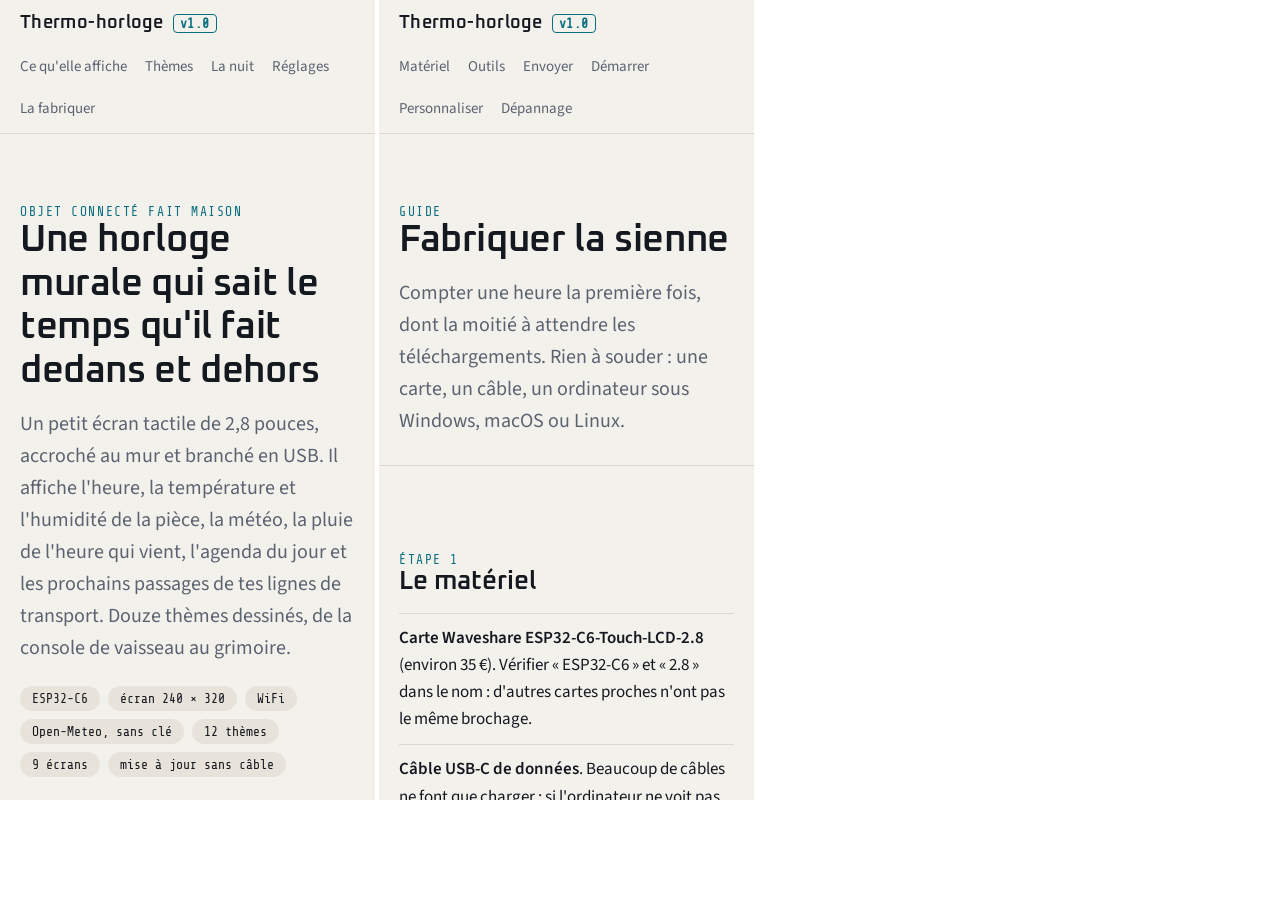
<file: tools-src/site/mobile-check.html>
<!doctype html><meta charset=utf-8><body style="margin:0">
<iframe id=a src="../../docs/index.html" style="width:375px;height:800px;border:0"></iframe>
<iframe id=b src="../../docs/fabriquer.html" style="width:375px;height:800px;border:0"></iframe>
<pre id=out></pre>
<script>
setTimeout(()=>{const r=[];for(const id of ['a','b']){const d=document.getElementById(id).contentDocument;const w=d.documentElement.clientWidth;
const over=[...d.querySelectorAll('body *')].filter(e=>{const b=e.getBoundingClientRect();return b.right>w+1&&!e.closest('.tablewrap,pre')}).map(e=>e.tagName+'.'+e.className+'='+Math.round(e.getBoundingClientRect().right)).slice(0,8);
r.push(id+' largeur '+w+' document '+d.documentElement.scrollWidth+' depassements: '+over.join(' | '))}
document.getElementById('out').textContent='RES\n'+r.join('\n')},3000)
</script>
</file>
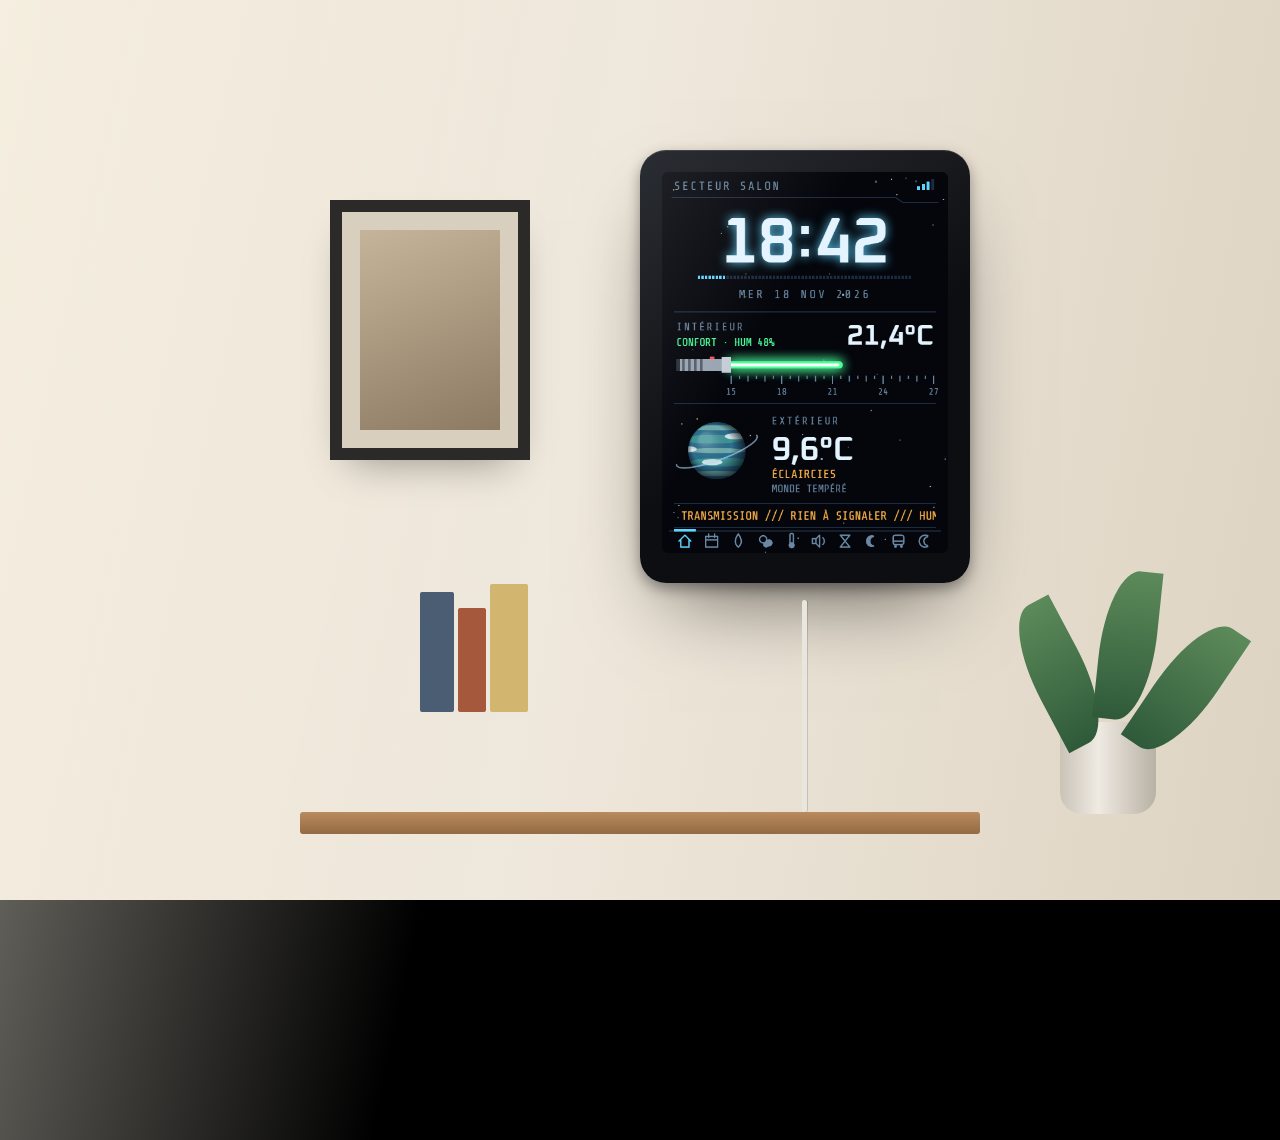
<file: tools-src/site/scenes.html>
<!doctype html>
<meta charset="utf-8">
<!-- Mises en situation dessinées en CSS : l'objet au mur, avec de vraies captures d'écran de la maquette.
     Ouvrir avec #salon, #chambre, #bureau ou #trio ; capture à 1600 × 1000. -->
<style>
*{box-sizing:border-box;margin:0}
html,body{width:1600px;height:1000px;overflow:hidden;background:#000}
.scene{position:absolute;inset:0;display:none}
.on{display:block}
/* L'objet : boîtier noir à bords arrondis, écran 3:4 */
.dev{position:absolute;background:linear-gradient(145deg,#2a2d33,#0d0e11 55%);border-radius:26px;padding:22px 22px 30px;box-shadow:0 40px 80px -30px rgba(0,0,0,.6),0 6px 14px rgba(0,0,0,.35),inset 0 1px 0 rgba(255,255,255,.12)}
.dev img{display:block;width:100%;aspect-ratio:3/4;border-radius:6px}
.dev::after{content:"";position:absolute;inset:22px 22px 30px;border-radius:6px;background:linear-gradient(120deg,rgba(255,255,255,.10),rgba(255,255,255,0) 38%);pointer-events:none}
.cable{position:absolute;width:5px;background:#e9e6df;border-radius:3px;box-shadow:1px 0 0 rgba(0,0,0,.15)}

/* Salon */
#salon{background:linear-gradient(100deg,#e9e1d3 0%,#efe8dc 45%,#ddd3c2 100%)}
#salon .window{position:absolute;left:-120px;top:-60px;width:620px;height:1200px;background:linear-gradient(90deg,rgba(255,250,235,.55),rgba(255,250,235,0));transform:skewX(-12deg)}
#salon .shelf{position:absolute;left:300px;right:300px;top:812px;height:22px;background:linear-gradient(#b98b5e,#946a43);border-radius:3px;box-shadow:0 24px 30px -18px rgba(60,40,20,.5)}
#salon .pot{position:absolute;left:1060px;top:722px;width:96px;height:92px;background:linear-gradient(90deg,#c9c3b8,#efeae2 40%,#b8b1a5);border-radius:6px 6px 22px 22px}
#salon .leaf{position:absolute;width:56px;height:150px;background:linear-gradient(#5d8a5a,#2f5a3a);border-radius:60% 0;transform-origin:bottom center}
#salon .book{position:absolute;bottom:188px;height:120px;border-radius:2px}
#salon .frame{position:absolute;left:330px;top:200px;width:200px;height:260px;border:12px solid #2b2a28;background:#d9cfbf;box-shadow:0 20px 40px -20px rgba(0,0,0,.4)}
#salon .frame::after{content:"";position:absolute;inset:18px;background:linear-gradient(160deg,#c6b49a,#8d7a63)}

/* Chambre la nuit */
#chambre{background:radial-gradient(ellipse at 50% 38%,#1b2236 0%,#0d1220 55%,#070a12 100%)}
#chambre .halo{position:absolute;left:600px;top:120px;width:400px;height:460px;background:radial-gradient(closest-side,rgba(176,32,28,.22),rgba(176,32,28,0));filter:blur(6px)}
#chambre .head{position:absolute;left:340px;right:340px;top:700px;height:330px;background:linear-gradient(#2a2f3e,#1a1e29);border-radius:28px 28px 0 0;box-shadow:inset 0 2px 0 rgba(255,255,255,.05)}
#chambre .pillow{position:absolute;top:640px;width:280px;height:120px;background:linear-gradient(#cfd4de,#9aa1b0);border-radius:40px;opacity:.25}
#chambre .moonlight{position:absolute;right:-100px;top:-100px;width:700px;height:700px;background:radial-gradient(closest-side,rgba(140,170,220,.12),rgba(140,170,220,0))}

/* Bureau */
#bureau{background:linear-gradient(#f3efe6,#e6dfd1)}
#bureau .tiles{position:absolute;inset:0 0 340px 0;background-image:linear-gradient(rgba(0,0,0,.05) 1px,transparent 1px),linear-gradient(90deg,rgba(0,0,0,.05) 1px,transparent 1px);background-size:80px 80px}
#bureau .desk{position:absolute;left:0;right:0;top:660px;bottom:0;background:linear-gradient(#8a6a4a,#6d5238);box-shadow:inset 0 6px 0 #a3815e}
#bureau .stand{position:absolute;left:1000px;top:560px;width:150px;height:110px;background:linear-gradient(#3a3c40,#1d1e21);clip-path:polygon(20% 0,80% 0,100% 100%,0 100%)}
#bureau .mug{position:absolute;left:480px;top:560px;width:110px;height:120px;background:linear-gradient(90deg,#d65b3a,#f07a55 45%,#b8462b);border-radius:8px 8px 26px 26px}
#bureau .mug::after{content:"";position:absolute;right:-42px;top:26px;width:44px;height:56px;border:12px solid #c9502f;border-left:0;border-radius:0 30px 30px 0}
#bureau .note{position:absolute;left:230px;top:600px;width:190px;height:70px;background:#fbf3c9;transform:rotate(-4deg);box-shadow:0 8px 16px -8px rgba(0,0,0,.35)}

/* Trio */
#trio{background:radial-gradient(ellipse at 50% 30%,#232a38,#0b0e14 70%)}
#trio .floor{position:absolute;left:0;right:0;top:820px;bottom:0;background:linear-gradient(#141821,#0b0e14)}
.refl{position:absolute;top:836px;height:140px;border-radius:20px;background:linear-gradient(rgba(255,255,255,.06),rgba(255,255,255,0));filter:blur(2px)}
</style>

<div class="scene" id="salon">
  <div class="window"></div>
  <div class="frame"></div>
  <div class="dev" style="left:640px;top:150px;width:330px"><img src="../../docs/img/theme-galaxie.png" alt=""></div>
  <div class="cable" style="left:802px;top:600px;height:212px"></div>
  <div class="shelf"></div>
  <div class="book" style="left:420px;width:34px;background:#4b5d73"></div>
  <div class="book" style="left:458px;width:28px;height:104px;background:#a5583c"></div>
  <div class="book" style="left:490px;width:38px;height:128px;background:#d2b56f"></div>
  <div class="pot"></div>
  <div class="leaf" style="left:1066px;top:590px;transform:rotate(-28deg)"></div>
  <div class="leaf" style="left:1092px;top:570px;transform:rotate(6deg)"></div>
  <div class="leaf" style="left:1116px;top:600px;transform:rotate(34deg)"></div>
</div>

<div class="scene" id="chambre">
  <div class="moonlight"></div>
  <div class="halo"></div>
  <div class="dev" style="left:650px;top:150px;width:300px"><img src="../../docs/img/nuit-galaxie.png" alt=""></div>
  <div class="head"></div>
  <div class="pillow" style="left:430px"></div>
  <div class="pillow" style="left:890px"></div>
</div>

<div class="scene" id="bureau">
  <div class="tiles"></div>
  <div class="desk"></div>
  <div class="note"></div>
  <div class="mug"></div>
  <div class="dev" style="left:935px;top:140px;width:280px;transform:rotate(-1.5deg)"><img src="../../docs/img/theme-loutre.png" alt=""></div>
  <div class="stand"></div>
</div>

<div class="scene" id="trio">
  <div class="floor"></div>
  <div class="dev" style="left:200px;top:250px;width:300px;transform:perspective(1200px) rotateY(18deg)"><img src="../../docs/img/theme-portail.png" alt=""></div>
  <div class="dev" style="left:640px;top:180px;width:330px"><img src="../../docs/img/theme-galaxie.png" alt=""></div>
  <div class="dev" style="left:1100px;top:250px;width:300px;transform:perspective(1200px) rotateY(-18deg)"><img src="../../docs/img/theme-grimoire.png" alt=""></div>
  <div class="refl" style="left:640px;width:330px"></div>
</div>
<script>document.getElementById((location.hash || '#salon').slice(1)).classList.add('on');</script>
</file>
<file: docs/style.css>
/* Thermo-horloge : site du projet.
   Mise en page : colonne de lecture étroite pour le texte, planches d'écrans larges en grille, un seul grand visuel par section. */
:root {
  --bg: #f3f1ec; --panel: #ffffff; --ink: #14181f; --muted: #5b6370; --rule: #dcd8cf; --accent: #0b6e7f; --accent-ink: #ffffff; --chip: #e7e3da;
  --display: "Oxanium", "Segoe UI", system-ui, sans-serif;
  --body: "Source Sans 3", "Segoe UI", system-ui, sans-serif;
  --mono: "Share Tech Mono", ui-monospace, "Cascadia Mono", monospace;
  color-scheme: light;
}
@media (prefers-color-scheme: dark) {
  :root { --bg: #0d1016; --panel: #151a22; --ink: #e9edf2; --muted: #9aa5b3; --rule: #262d38; --accent: #5ccbdb; --accent-ink: #061a1e; --chip: #1e2530; color-scheme: dark; }
}
* { box-sizing: border-box; }
html { scroll-behavior: smooth; }
@media (prefers-reduced-motion: reduce) { html { scroll-behavior: auto; } }
body { margin: 0; background: var(--bg); color: var(--ink); font: 17px/1.6 var(--body); }
img { max-width: 100%; display: block; }
a { color: var(--accent); }
a:focus-visible, button:focus-visible { outline: 2px solid var(--accent); outline-offset: 3px; }

.wrap { max-width: 1120px; margin: 0 auto; padding-left: max(20px, env(safe-area-inset-left, 0px)); padding-right: max(20px, env(safe-area-inset-right, 0px)); }
.read { max-width: 68ch; }

/* Barre du haut */
.top { position: sticky; top: 0; z-index: 10; background: color-mix(in srgb, var(--bg) 88%, transparent); backdrop-filter: blur(8px); border-bottom: 1px solid var(--rule); }
.top .wrap { display: flex; align-items: center; gap: 20px; padding-block: 12px; flex-wrap: wrap; }
.brand { font: 600 18px var(--display); color: var(--ink); text-decoration: none; letter-spacing: .02em; display: flex; gap: 10px; align-items: center; }
.brand b { font: 600 13px var(--mono); color: var(--accent); border: 1px solid var(--accent); border-radius: 4px; padding: 1px 6px; }
.top nav { display: flex; gap: 18px; flex-wrap: wrap; margin-left: auto; }
.top nav a { color: var(--muted); text-decoration: none; font-size: 15px; }
.top nav a:hover, .top nav a[aria-current] { color: var(--ink); }

/* Titres */
h1, h2, h3 { font-family: var(--display); line-height: 1.15; text-wrap: balance; margin: 0; }
h1 { font-size: clamp(38px, 6vw, 64px); font-weight: 600; letter-spacing: -.01em; }
h2 { font-size: clamp(26px, 3.4vw, 36px); font-weight: 600; }
h3 { font-size: 19px; font-weight: 600; }
.eyebrow { font: 13px var(--mono); letter-spacing: .12em; text-transform: uppercase; color: var(--accent); margin: 0 0 10px; }
.lede { font-size: 20px; color: var(--muted); margin: 18px 0 0; }
section { padding-block: 72px; border-top: 1px solid var(--rule); }
section > .wrap > p, .read p { margin: 14px 0 0; }

/* Ouverture */
.hero { padding-block: 56px 28px; border-top: 0; }
.hero-img { margin-top: 36px; border-radius: 14px; overflow: hidden; background: #0b0e14; }
.caption { font: 13px var(--mono); color: var(--muted); margin-top: 10px; }
.facts { display: flex; flex-wrap: wrap; gap: 8px; margin-top: 22px; }
.facts span { font: 13px var(--mono); background: var(--chip); border-radius: 99px; padding: 5px 12px; color: var(--ink); }
.cta { display: flex; gap: 12px; flex-wrap: wrap; margin-top: 26px; }
.btn { display: inline-block; font: 600 16px var(--body); text-decoration: none; padding: 12px 18px; border-radius: 10px; background: var(--accent); color: var(--accent-ink); }
.btn.alt { background: transparent; color: var(--accent); border: 1px solid var(--accent); }

/* Planches d'écrans */
.board { display: grid; grid-template-columns: repeat(auto-fill, minmax(164px, 1fr)); gap: 26px 20px; margin-top: 34px; }
.board.big { grid-template-columns: repeat(auto-fill, minmax(220px, 1fr)); }
figure { margin: 0; min-width: 0; }
.screen { border-radius: 10px; overflow: hidden; background: #050608; padding: 7px; box-shadow: 0 14px 30px -18px rgba(0, 0, 0, .55); }
.screen img { border-radius: 4px; aspect-ratio: 3 / 4; width: 100%; }
figcaption { margin-top: 10px; font-size: 15px; }
figcaption b { display: block; font: 600 15px var(--display); }
figcaption span { color: var(--muted); font-size: 14px; }

/* Deux colonnes texte et image */
.split { display: grid; grid-template-columns: minmax(0, 1fr) minmax(0, 1fr); gap: 48px; align-items: center; margin-top: 30px; }
.split.rev > :first-child { order: 2; }
@media (max-width: 820px) { .split { grid-template-columns: minmax(0, 1fr); gap: 26px; } .split.rev > :first-child { order: 0; } }
.split img.photo { border-radius: 12px; }
.list { margin: 16px 0 0; padding: 0; list-style: none; border-top: 1px solid var(--rule); }
.list li { padding: 11px 0; border-bottom: 1px solid var(--rule); }
.list li b { font-weight: 600; }

/* Tableau */
.tablewrap { overflow-x: auto; margin-top: 24px; }
table { border-collapse: collapse; width: 100%; font-size: 15px; min-width: 520px; }
th, td { text-align: left; padding: 10px 12px; border-bottom: 1px solid var(--rule); vertical-align: top; }
th { font: 600 13px var(--mono); text-transform: uppercase; letter-spacing: .08em; color: var(--muted); }
td code, p code, li code { font: 14px var(--mono); background: var(--chip); padding: 1px 6px; border-radius: 4px; overflow-wrap: anywhere; }

/* Guide : étapes */
.steps { counter-reset: s; list-style: none; margin: 30px 0 0; padding: 0; display: flex; flex-direction: column; gap: 34px; }
.steps > li { counter-increment: s; display: grid; grid-template-columns: 52px minmax(0, 1fr); gap: 18px; }
.steps > li::before { content: counter(s, decimal-leading-zero); font: 600 22px var(--display); color: var(--accent); border-top: 2px solid var(--accent); padding-top: 6px; }
.steps h3 { margin-top: 4px; }
pre { background: var(--panel); border: 1px solid var(--rule); border-radius: 10px; padding: 14px 16px; overflow-x: auto; font: 14px/1.5 var(--mono); margin: 14px 0 0; }
.note { border-left: 3px solid var(--accent); padding: 4px 0 4px 14px; margin-top: 16px; color: var(--muted); }

footer { border-top: 1px solid var(--rule); padding-block: 36px 60px; color: var(--muted); font-size: 15px; }
footer p { margin: 8px 0 0; max-width: 80ch; }
</file>
